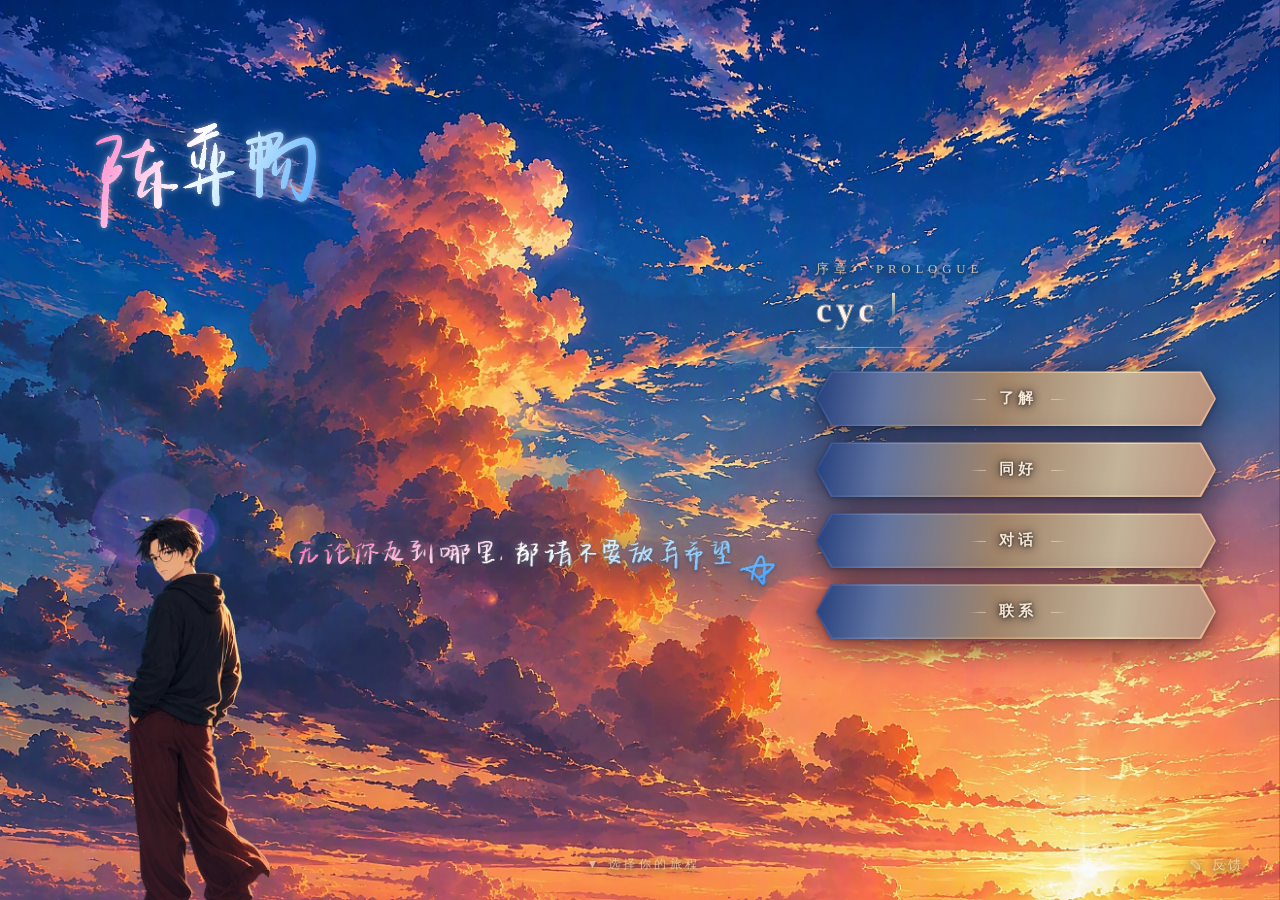
<file: index.html>
<!DOCTYPE html>
<html lang="zh-CN">
<head>
<meta charset="UTF-8">
<meta name="viewport" content="width=device-width, initial-scale=1.0">
<link rel="icon" href="data:,">
<title>cyc</title>
<style>
  /* ============================================================
     第一页 · 新海诚风格晚霞天空 + 左侧少年
     右侧空白区叠加：艺术字标题 + 四枚横向长六边形按钮
     · 标题：明朝体白色艺术字，加粗放大、带收尾竖笔与短金线
     · 按钮：了解 / 同好 / 对话 / 联系（无英文）
             高透明轻磨砂底（背景图透出，blur 1px）+ 深蓝→玫瑰金 渐变描边
     · 含悬浮 / 点按 / 键盘聚焦特效
     · 点击按钮播放剧情转场（黑幕 + 章节名），跳转到 VN 子页面
     ============================================================ */

  * { box-sizing: border-box; }

  html, body { height: 100%; }

  body {
    margin: 0;
    overflow: hidden;
    background: #16233d;
    color: #f2e8dc;
    font-family: system-ui, -apple-system, "Segoe UI", "Noto Sans SC", "PingFang SC", sans-serif;
  }

  .hero {
    position: relative;
    width: 100%;
    height: 100vh;
    height: 100dvh;
    overflow: hidden;
    background-color: #16233d;
  }

  /* ---------- 背景：晚霞 + 左侧少年（沿用原取景规则） ---------- */
  .hero-bg {
    position: absolute;
    inset: 0;
    background-color: #16233d;
    background-image: url("assets/hero-scene.webp");
    background-repeat: no-repeat;
    background-position: 50% 50%;
    background-size: cover;
    transform-origin: 50% 50%;
    will-change: transform;
    animation: hero-breathe 26s ease-in-out infinite alternate;
  }

  /* 竖屏：横向裁切很大，左移取景以留住左侧的少年 */
  @media (max-aspect-ratio: 1/1) {
    .hero-bg { background-position: 4% 50%; }
  }

  /* 超宽屏：垂直裁切很大，下移取景以留住到膝盖的构图 */
  @media (min-aspect-ratio: 21/9) {
    .hero-bg { background-position: 46% 78%; }
  }

  /* ---------- 右侧 UI 容器 ---------- */
  .hero-ui {
    position: absolute;
    z-index: 2;
    top: 50%;
    right: clamp(22px, 5vw, 88px);
    width: min(32vw, 400px);
    transform: translateY(-50%);
    display: flex;
    flex-direction: column;
    align-items: stretch;
  }

  /* ---------- 标题艺术字 ----------
     明朝体 + 暖金渐变 + 细描边 + 双层柔光；比按钮宽出一截，形成主导感 */
  .title {
    width: max-content;
    margin: 0 0 14px;
    white-space: nowrap;
    font-family: "Yu Mincho", "YuMincho", "Hiragino Mincho ProN", "Noto Serif JP",
                 "MS PMincho", "SimSun", "Songti SC", serif;
    font-weight: 700;
    font-size: clamp(23px, 2.75vw, 40px);
    line-height: 1.28;
    letter-spacing: .13em;
    background-image: linear-gradient(180deg,
      #ffffff 0%, #fffbf4 32%, #fdf1e6 64%, #f9e7e0 100%);
    -webkit-background-clip: text;
    background-clip: text;
    color: transparent;
    -webkit-text-stroke: .85px rgba(36, 26, 52, .5);
    filter: drop-shadow(0 3px 16px rgba(10, 8, 26, .74))
            drop-shadow(0 0 30px rgba(255, 203, 138, .46));
  }

  /* 收尾竖笔：标题末尾一枚向下渐隐的短金竖线（和风落款感） */
  .title::after {
    content: "";
    display: inline-block;
    width: 2.6px;
    height: .9em;
    margin-left: .38em;
    vertical-align: -.08em;
    background-image: linear-gradient(180deg,
      rgba(250, 228, 190, .95) 0%, rgba(250, 228, 190, .34) 62%, rgba(250, 228, 190, 0) 100%);
  }

  @supports not ((-webkit-background-clip: text) or (background-clip: text)) {
    .title { color: #f7d9ae; background-image: none; }
  }

  /* 标题下的短金线：自左向右渐隐 */
  .title-rule {
    display: block;
    width: 172px;
    height: 1px;
    margin: 0 0 clamp(18px, 2.6vh, 30px);
    background-image: linear-gradient(90deg,
      rgba(246, 214, 170, .82), rgba(246, 214, 170, .12) 78%, rgba(246, 214, 170, 0));
  }

  /* ---------- 手写签名 ----------
     用户手写「陈弈畅」抠出来的原字（去掉了格纸），上「粉 → 白 → 蓝」渐变 + 双层柔光；
     落在左上角少年头顶上方那片天空里，比标题更抢眼 */
  .sign {
    position: absolute;
    z-index: 2;
    left: clamp(20px, 5.6vw, 92px);
    top: clamp(44px, 11vh, 124px);
    width: clamp(160px, 21vw, 350px);
    height: auto;
    pointer-events: none;
    user-select: none;
    -webkit-user-drag: none;
    filter: drop-shadow(0 6px 20px rgba(8, 10, 30, .5));
    animation: sign-in 1.1s cubic-bezier(.2, .8, .3, 1) .5s backwards,
               sign-float 7.5s ease-in-out 2.4s infinite alternate;
  }
  @keyframes sign-in {
    from { opacity: 0; transform: translateY(16px) scale(.955); }
    to   { opacity: 1; transform: none; }
  }
  @keyframes sign-float {
    from { transform: translateY(0) rotate(-.35deg); }
    to   { transform: translateY(-8px) rotate(.35deg); }
  }

  /* ---------- 手写题字 ----------
     「无论你走到哪里，都请不要放弃希望」——同一支笔、同一套「粉 → 白 → 蓝」渐变，
     落在少年右手边那片天空里（大概和他的胸口齐平）
     2026-10-07 ①：按反馈放大（30vw→38vw，上限 460→600px）
     2026-10-07 ②：还是嫌小 —— 再放大到 44vw/640px、左移上移到 22%/58%；
       但 1024~1280 宽时「少年右缘 20.5% ～ 按钮列左缘」那条横带只有 42vw 左右，
       44vw 的尾巴会钻到按钮底下（1280 实测压 29px）。所以：
         · left: 22%  —— 少年右缘恒定在 ~20.5%，留一点缝
         · width 尽量大，再用 max-width 卡死在「按钮列左缘再退 24px」——
           公式里的 min(32vw,400px)/clamp(22px,5vw,88px) 必须和 .hero-ui 的
           width/right 保持一致（改按钮列布局时这里要跟着改）
         · 再加一层贴身暗描边：那一片是画面最亮的暖橙云，原来只有一层柔光，白字压上去会糊 */
  .wish {
    position: absolute;
    z-index: 2;
    left: 22%;
    top: 58%;
    width: clamp(240px, 44vw, 640px);
    max-width: calc(78vw - min(32vw, 400px) - clamp(22px, 5vw, 88px) - 24px);
    height: auto;
    pointer-events: none;
    user-select: none;
    -webkit-user-drag: none;
    filter: drop-shadow(0 1px 2px rgba(6, 8, 24, .85))
            drop-shadow(0 6px 18px rgba(8, 10, 30, .5));
    animation: sign-in 1.1s cubic-bezier(.2, .8, .3, 1) .95s backwards,
               sign-float 8.5s ease-in-out 2.9s infinite alternate;
  }

  /* ---------- 按钮列表 ---------- */
  .actions {
    display: flex;
    flex-direction: column;
    gap: clamp(13px, 1.8vh, 20px);
  }

  /* 横向较长六边形：左右切尖角 */
  @property --cut { syntax: "<length>"; inherits: true; initial-value: 15px; }

  .btn {
    --cut: 15px;
    --hex: polygon(var(--cut) 0, calc(100% - var(--cut)) 0, 100% 50%,
                   calc(100% - var(--cut)) 100%, var(--cut) 100%, 0 50%);
    position: relative;
    display: block;
    text-decoration: none;
    color: inherit;
    filter: drop-shadow(0 6px 16px rgba(6, 12, 32, .5))
            drop-shadow(0 1px 2px rgba(6, 12, 32, .38));
    transition: transform .26s cubic-bezier(.2, .8, .25, 1), filter .26s ease, --cut .3s ease;
    -webkit-tap-highlight-color: transparent;
  }

  /* 渐变描边层（深蓝 → 玫瑰金），描边略厚以强化质感 */
  .btn-box {
    display: block;
    padding: 1.6px;
    clip-path: var(--hex);
    background-image: linear-gradient(100deg,
      #2e4a8c 0%, #7a8dbc 9%, #c6a079 24%, #f3dcb6 40%,
      #e3a98a 55%, #a88bb0 72%, #3c55a2 100%);
    background-size: 190% 100%;
    background-position: 0% 0;
    transition: background-position .55s ease, filter .26s ease;
  }

  /* 高透明轻磨砂底：背景图透出，模糊极轻（blur 1px） */
  .btn-face {
    display: flex;
    align-items: center;
    justify-content: center;
    padding: clamp(11px, 1.7vh, 17px) 22px;
    clip-path: var(--hex);
    background-color: rgba(9, 20, 52, .2);
    -webkit-backdrop-filter: blur(1px) saturate(1.05);
    backdrop-filter: blur(1px) saturate(1.05);
    transition: background-color .26s ease;
  }

  /* 按钮文字：明朝体，左右各配一枚短金线 */
  .btn-label {
    display: block;
    text-align: center;
    font-family: "Yu Mincho", "YuMincho", "Hiragino Mincho ProN", "Noto Serif JP",
                 "MS PMincho", "SimSun", "Songti SC", serif;
    font-size: clamp(14px, 1.2vw, 17px);
    font-weight: 600;
    letter-spacing: .3em;
    text-indent: .3em;
    color: #f7ead6;
    text-shadow: 0 1px 10px rgba(4, 6, 18, .9), 0 0 3px rgba(4, 6, 18, .55);
    transition: color .26s ease, text-shadow .26s ease;
  }

  .btn-label::before,
  .btn-label::after {
    content: "";
    display: inline-block;
    width: 16px;
    height: 1px;
    vertical-align: middle;
    margin: 0 .85em;
    opacity: .5;
    transition: width .3s ease, opacity .3s ease;
  }
  .btn-label::before { background-image: linear-gradient(90deg, transparent, currentColor 62%, currentColor); }
  .btn-label::after  { background-image: linear-gradient(90deg, currentColor, currentColor 38%, transparent); }

  /* ---------- 悬浮（只做位移 / 描边流光 / 文字变化，不做反光） ---------- */
  .btn:hover {
    --cut: 22px;
    transform: translateY(-2px) scale(1.012);
    filter: drop-shadow(0 12px 26px rgba(6, 12, 32, .56)) brightness(1.08);
  }
  .btn:hover .btn-box { background-position: 100% 0; }
  .btn:hover .btn-face {
    background-color: rgba(255, 255, 255, .07);
  }
  .btn:hover .btn-label { color: #ffffff; }
  .btn:hover .btn-label::before,
  .btn:hover .btn-label::after {
    width: 24px;
    opacity: .9;
    animation: btn-shimmer 1.8s ease-in-out infinite;
  }

  /* ---------- 点按 ---------- */
  .btn:active {
    transform: translateY(0) scale(.982);
    filter: drop-shadow(0 3px 10px rgba(6, 12, 32, .5)) brightness(.94);
    transition-duration: .09s;
  }
  .btn:active .btn-face {
    background-color: rgba(255, 255, 255, .13);
  }

  /* ---------- 键盘聚焦 ---------- */
  .btn:focus-visible { outline: none; }
  .btn:focus-visible .btn-box { filter: brightness(1.18) saturate(1.08); }
  .btn:focus-visible .btn-face { box-shadow: inset 0 0 0 2px rgba(255, 216, 166, .85); }

  /* ---------- 窄屏 / 竖屏兜底：UI 收在画面上方 ----------
     竖屏取景下少年落在画面下方，UI 压住他会挡人，故改为顶部对齐 */
  @media (max-width: 860px), (max-aspect-ratio: 1/1) {
    .hero-ui {
      top: clamp(20px, 6vh, 60px);
      bottom: auto;
      right: clamp(18px, 5vw, 40px);
      left: clamp(18px, 5vw, 40px);
      width: auto;
      transform: none;
    }
    .title { width: max-content; font-size: clamp(18px, 6.2vw, 30px); margin-bottom: 12px; }
    .title-rule { width: 132px; margin-bottom: 18px; }
    .btn { --cut: 13px; }
    .btn-label { font-size: 14px; }
    /* 竖屏/窄屏：UI 已经占住上方，签名挪到右上角的空白天空里 */
    .sign {
      left: auto;
      right: clamp(18px, 5vw, 40px);
      top: clamp(24px, 4.6vh, 50px);
      width: clamp(118px, 33vw, 186px);
    }
    /* 竖屏/窄屏：取景左移后少年落在偏左，题字贴右侧天空，仍在他右手边；
       同上放大一档（42vw→48vw，上限 300→340px）；
       top 66%→74%：窄屏 UI 收在顶部成一条，小条底部约在 62~74vh，
       66% 时题字顶边会钻到小条底下（860×600 / 320×568 实测），下移一档让开；
       max-width 必须撤掉——桌面那条「卡按钮列左缘」的公式在这里会把窄屏卡得更窄 */
    .wish {
      left: auto;
      right: clamp(10px, 3.5vw, 24px);
      top: 74%;
      width: clamp(150px, 48vw, 340px);
      max-width: none;
    }
    /* 窄屏/竖屏：天气只留「城市 — 天气 温度」一行（详细项藏起来），
       并把这一行钻到顶部那条 UI 之上——这两条写在下面的窄屏块里，
       因为媒体查询不加权重，同权重得靠源码顺序才压得住上面的 .wx 定义 */
  }

  /* ---------- 极矮横屏（手机横放）：整页本来就挤不下，题字与天气小条先让位，别压在按钮上 ---------- */
  @media (max-height: 420px) {
    .wish { display: none; }
    .wx { display: none; }   /* 小条会把按钮列再顶高一截，这里的屏已经装不下 */
  }

  /* ---------- 无障碍：减少动态效果 ---------- */
  @media (prefers-reduced-motion: reduce) {
    .btn, .btn-box, .btn-face, .btn-label,
    .btn-label::before, .btn-label::after { transition: none; }
    .btn:hover { transform: none; --cut: 15px; }
    .hero-bg { animation: none; }
    .chapter, .title, .title-rule, .actions .btn, .hero-hint, .sign, .wish, .wx { animation: none !important; }
    .hero-hint span { animation: none; }
    .btn:hover .btn-label::before,
    .btn:hover .btn-label::after { animation: none; }
  }
  /* ---------- 序章标记 + 入口提示（VN 标题画面感） ---------- */
  .chapter {
    display: block;
    margin: 0 0 10px;
    font-family: "Yu Mincho", "YuMincho", "MS PMincho", "SimSun", serif;
    font-size: clamp(11px, 1vw, 13px);
    letter-spacing: .38em;
    color: rgba(246, 214, 170, .85);
    text-shadow: 0 2px 10px rgba(4, 6, 18, .85);
  }
  .hero-hint {
    position: absolute;
    z-index: 2;
    left: 0; right: 0;
    bottom: clamp(16px, 3vh, 30px);
    margin: 0;
    text-align: center;
    font-family: "Yu Mincho", "YuMincho", "MS PMincho", "SimSun", serif;
    font-size: 12px;
    letter-spacing: .28em;
    text-indent: .28em;
    color: rgba(246, 214, 170, .78);
    text-shadow: 0 2px 10px rgba(4, 6, 18, .9);
  }
  .hero-hint span { display: inline-block; animation: hint-pulse 2.4s ease-in-out infinite; }

  /* ---------- 天气：页面正上方一小行 ----------
     数据来自服务端 GET ?wx=1（Open-Meteo，公开信息）；函数没部署时脚本会直连
     Open-Meteo 兜底（见 assets/weather.js）；两条路都不通就整行不显示。
     2026-10-08 ③：反馈「不要把天气做成按钮」——原来是照抄按钮的切角六边形+渐变描边+
     磨砂底，确实像第五个按钮。改成**页面正上方的一行小字**：没有外框、没有底色、没有切角，
     只在字形上加一点暗描边，压在什么天色上都读得清。
     窄屏只留「城市 — 天气 温度」（详细项 .wx-sub 藏起来，见下面的窄屏块）。
     定位用 left/right:0 + text-align:center（不用 left:50% + translateX(-50%)，
     否则入场动画的 transform 会把水平居中覆盖掉）。 */
  .wx {
    position: absolute;
    z-index: 2;
    left: 0;
    right: 0;
    top: clamp(8px, 1.6vh, 18px);
    padding: 0 14px;
    text-align: center;
    pointer-events: none;
    user-select: none;
  }
  .wx[hidden] { display: none; }

  .wx-box { display: inline-block; max-width: 100%; }

  .wx-face {
    display: inline-flex;
    align-items: center;
    gap: .55em;
    font-family: "Yu Mincho", "YuMincho", "Hiragino Mincho ProN", "MS PMincho",
                 "SimSun", "Songti SC", serif;
    font-size: clamp(11px, 1vw, 13px);
    letter-spacing: .18em;
    color: rgba(247, 234, 214, .9);
    text-shadow: 0 1px 8px rgba(4, 6, 18, .92), 0 0 3px rgba(4, 6, 18, .6);
    white-space: nowrap;
  }

  .wx-line { display: inline-flex; align-items: center; gap: .5em; }
  .wx-city { font-weight: 600; }
  .wx-rule {
    width: 13px; height: 1px; flex: none;
    background-image: linear-gradient(90deg, rgba(246, 214, 170, .85), rgba(246, 214, 170, .15));
  }
  .wx-now { font-weight: 600; color: #f7ead6; }
  /* 详细项跟主行同排，前面再配一枚小短划当分隔 */
  .wx-sub { color: rgba(246, 214, 170, .62); }
  .wx-sub::before {
    content: "";
    display: inline-block;
    width: 13px; height: 1px;
    margin-right: .55em;
    vertical-align: middle;
    background-image: linear-gradient(90deg, rgba(246, 214, 170, .55), rgba(246, 214, 170, .12));
  }

  /* 入场：跟着签名/题字一起淡入上移 */
  .wx { animation: sign-in 1.1s cubic-bezier(.2, .8, .3, 1) 1.3s backwards; }

  /* ---------- 窄屏 / 竖屏的天气收尾（必须放在 .wx 定义之后） ----------
     媒体查询不加权重：同权重看源码顺序，写在上面会被上面的 .wx 顶掉（踩过）。
     ① 只留「城市 — 天气 温度」一行，详细项藏起来；
     ② 钻到顶部那条 UI 之上——窄屏 UI top 是 clamp(20px,6vh,60px)，这一行高 20px，
        top 取 clamp(4px,1.1vh,12px)：421px 高的窗口（最短的非隐藏档）也还留 1.7px 缝。 */
  @media (max-width: 860px), (max-aspect-ratio: 1/1) {
    .wx { top: clamp(4px, 1.1vh, 12px); }
    .wx-sub { display: none; }
  }

  /* 入场：标题 / 金线 / 按钮依次淡入上移 */
  @keyframes hero-up {
    from { opacity: 0; transform: translateY(16px); }
    to   { opacity: 1; transform: none; }
  }
  @keyframes hero-fade {
    from { opacity: 0; transform: translateY(12px); filter: blur(5px); }
    to   { opacity: 1; transform: none; filter: blur(0); }
  }
  @keyframes hero-rule-in {
    from { transform: scaleX(0); opacity: 0; }
    to   { transform: scaleX(1); opacity: 1; }
  }
  @keyframes hero-breathe { from { transform: scale(1); } to { transform: scale(1.03); } }
  @keyframes btn-shimmer { 0%, 100% { opacity: .55; } 50% { opacity: 1; } }
  @keyframes hint-pulse {
    0%, 100% { opacity: .45; transform: translateY(0); }
    50%      { opacity: .95; transform: translateY(-3px); }
  }
  .chapter  { animation: hero-fade .8s cubic-bezier(.2, .8, .3, 1) .15s backwards; }
  .title    { animation: hero-up .9s cubic-bezier(.2, .8, .3, 1) .3s backwards; }
  .title-rule { transform-origin: 0 50%; animation: hero-rule-in .8s ease-out .62s backwards; }
  .actions .btn { animation: hero-up .7s cubic-bezier(.2, .8, .3, 1) backwards; }
  .actions .btn:nth-child(1) { animation-delay: .78s; }
  .actions .btn:nth-child(2) { animation-delay: .9s; }
  .actions .btn:nth-child(3) { animation-delay: 1.02s; }
  .actions .btn:nth-child(4) { animation-delay: 1.14s; }
  .hero-hint { animation: hero-up .8s ease-out 1.5s backwards; }

  /* ---------- 剧情转场遮罩（VN 风格） ---------- */
  .vn-curtain {
    position: fixed;
    inset: 0;
    z-index: 9;
    display: flex;
    flex-direction: column;
    align-items: center;
    justify-content: center;
    background-color: #05070f;
    opacity: 0;
    pointer-events: none;
  }
  .vn-curtain.closing {
    pointer-events: auto;
    animation: vn-close .62s cubic-bezier(.5, 0, .9, .4) both;
  }
  @keyframes vn-close { from { opacity: 0; } to { opacity: 1; } }
  .vn-curtain .ct-chapter {
    font-family: "Yu Mincho", "YuMincho", "MS PMincho", "SimSun", serif;
    font-size: clamp(13px, 1.5vw, 16px);
    letter-spacing: .42em;
    text-indent: .42em;
    color: rgba(246, 214, 170, .9);
    opacity: 0;
  }
  .vn-curtain .ct-title {
    margin: 14px 0 0;
    font-family: "Yu Mincho", "YuMincho", "Hiragino Mincho ProN", "Noto Serif JP",
                 "MS PMincho", "SimSun", serif;
    font-weight: 700;
    font-size: clamp(26px, 4.4vw, 46px);
    letter-spacing: .18em;
    text-indent: .18em;
    color: #fdf6ec;
    opacity: 0;
  }
  .vn-curtain .ct-rule {
    width: 0;
    height: 1px;
    margin-top: 18px;
    background-image: linear-gradient(90deg,
      rgba(246, 214, 170, 0), rgba(246, 214, 170, .9) 50%, rgba(246, 214, 170, 0));
  }
  .vn-curtain.closing .ct-chapter { animation: vn-ct 2.2s ease-out .12s both; }
  .vn-curtain.closing .ct-title   { animation: vn-ct 2.2s ease-out .26s both; }
  .vn-curtain.closing .ct-rule    { animation: vn-ct-rule 1.6s ease-out .3s both; }
  @keyframes vn-ct {
    from { opacity: 0; transform: translateY(12px); filter: blur(5px); }
    45%  { opacity: 1; transform: none; filter: blur(0); }
    to   { opacity: 1; transform: none; filter: blur(0); }
  }
  @keyframes vn-ct-rule { from { width: 0; } to { width: 172px; } }
  @media (prefers-reduced-motion: reduce) {
    .vn-curtain.closing,
    .vn-curtain.closing .ct-chapter,
    .vn-curtain.closing .ct-title,
    .vn-curtain.closing .ct-rule { animation: none; }
  }
</style>
</head>
<body>
  <main class="hero">
    <div class="hero-bg" role="img"
         aria-label="新海诚风格晚霞天空，左侧一位戴眼镜的少年穿黑色卫衣与深红色宽松长裤，面朝夕阳回头站立"></div>

    <!-- 手写签名：粉 → 白 → 蓝渐变，落在少年头顶上方的天空里 -->
    <img class="sign" src="assets/signature.png" width="1049" height="573"
         alt="陈弈畅的手写签名" decoding="async">

    <!-- 手写题字：同款渐变，字更小，落在少年右手边 -->
    <img class="wish" src="assets/wish.png" width="1186" height="185"
         alt="无论你走到哪里，都请不要放弃希望" decoding="async">

    <div class="hero-ui">
      <span class="chapter">序章 · PROLOGUE</span>
      <h1 class="title">cyc</h1>
      <span class="title-rule" aria-hidden="true"></span>

      <nav class="actions" aria-label="页面导航">
        <a class="btn" href="about.html" onclick="VNgo('about.html','壹','了解');return false;">
          <span class="btn-box"><span class="btn-face">
            <span class="btn-label">了解</span>
          </span></span>
        </a>
        <a class="btn" href="friends.html" onclick="VNgo('friends.html','贰','同好');return false;">
          <span class="btn-box"><span class="btn-face">
            <span class="btn-label">同好</span>
          </span></span>
        </a>
        <a class="btn" href="chat.html" onclick="VNgo('chat.html','叁','对话');return false;">
          <span class="btn-box"><span class="btn-face">
            <span class="btn-label">对话</span>
          </span></span>
        </a>
        <a class="btn" href="contact.html" onclick="VNgo('contact.html','肆','联系');return false;">
          <span class="btn-box"><span class="btn-face">
            <span class="btn-label">联系</span>
          </span></span>
        </a>
      </nav>
    </div>

    <!-- 天气：页面正上方的一行小字（不是控件、更不是按钮）——脚本往里填字，
         拿不到数据时整行不显示（见 assets/weather.js） -->
    <div class="wx" id="vn-wx" hidden>
      <span class="wx-box"><span class="wx-face">
        <span class="wx-line">
          <span class="wx-city">深圳</span>
          <span class="wx-rule" aria-hidden="true"></span>
          <span class="wx-now"></span>
        </span>
        <span class="wx-sub"></span>
      </span></span>
    </div>

    <p class="hero-hint" aria-hidden="true"><span>▼ 选择你的旅程</span></p>
  </main>
  <div class="vn-curtain" aria-hidden="true">
    <span class="ct-chapter"></span>
    <p class="ct-title"></p>
    <span class="ct-rule"></span>
  </div>

  <script src="assets/vn.js"></script>
  <script src="assets/backend.js"></script>
<script src="assets/feedback.js" data-source="序章"></script>
  <script src="assets/weather.js" defer></script>
</body>
</html>
</file>
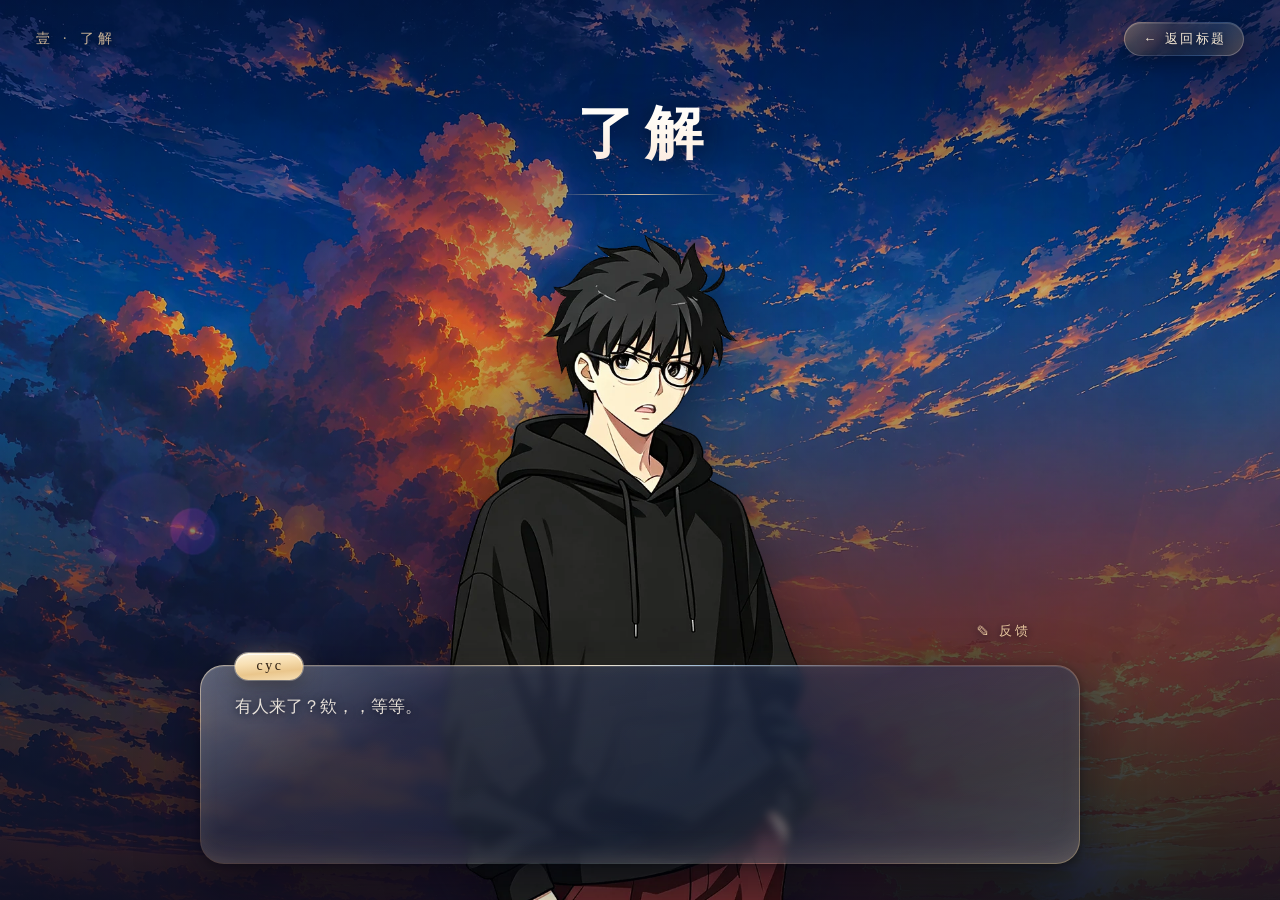
<file: about.html>
<!DOCTYPE html>
<html lang="zh-CN">
<head>
<meta charset="utf-8">
<meta name="viewport" content="width=device-width, initial-scale=1">
<title>壹 · 了解 | cyc</title>
<link rel="icon" href="data:,">
<link rel="stylesheet" href="assets/vn.css">
<style>
  /* 本页专属：晚霞 · 暖金时段 */
  .vn-bg {
    background-image: url("assets/sky-1.webp");
    --vn-bg-pos: 50% 58%;
    --vn-bg-filter: saturate(1.15) brightness(.94);
  }
</style>
</head>
<body data-avatar="calm">
<div class="vn-bg" role="img" aria-label="黄昏时分新海诚风格的天空，橙金色云层铺在宝石蓝的天幕上"></div>

<header class="vn-top">
  <span class="vn-chapter">壹 · 了解</span>
  <a class="vn-back" href="index.html"
     onclick="VNgo('index.html','序章','&quot;cyc&quot;');return false;">← 返回标题</a>
</header>

<section class="vn-scene">
  <h1 class="vn-title">了解</h1>
  <span class="vn-rule"></span>
</section>

<div class="vn-dialog">
  <span class="vn-name">cyc</span>
  <p class="vn-text" data-moods="surprise|smile|serious|think|smile|laugh|happy" data-lines="有人来了？欸，，等等。|你好。名字是陈弈畅，但你说话的时候还是叫我cyc吧。|我现在是学计算机的大学生。高中是镇海中学的，考到这个地方来是由于一些不想提起来的原因。|简单来说，我以前也不算是特别差的，但最后因为某些原因变成了不喜社交的失败高中生，还请见谅。现在在咬牙争取走回去的路上。别忘了提醒我努力哦。|现在是一名大一的新生，暂且还在认真学习基础知识。马上要开始第一个项目了，会跟进更新的。感兴趣的话欢迎交流。|爱好的话，是曼联球迷。真是糟心。偶尔看动漫。早期的动漫看得不多，型月算比较喜欢的了。当然热门的近代动漫我也看过不少。踢球踢的是前腰，盘带远射和任意球不算差但是跑不动。所以经常不受待见。网球打的也还不错。|总之，你可以和我的分身聊一聊哦。顺便说，对话以外内容都是我自己打的，立绘的形象则是ai根据照片画的。对你们的问题提及的内容我也都会补充知识，所以是越问越像本人哦。"></p>

  <div class="vn-reveal">
    <div class="vn-choices">
      <a class="vn-choice" href="chat.html"
         onclick="VNgo('chat.html','叁','对话');return false;">叁 · 对话 →</a>
      <a class="vn-choice" href="friends.html"
         onclick="VNgo('friends.html','贰','同好');return false;">贰 · 同好 →</a>
      <a class="vn-choice" href="contact.html"
         onclick="VNgo('contact.html','肆','联系');return false;">肆 · 联系 →</a>
    </div>
  </div>

  <span class="vn-next">▼ 继续</span>
</div>

<div class="vn-curtain">
  <span class="ct-chapter"></span>
  <p class="ct-title"></p>
  <span class="ct-rule"></span>
</div>

<script src="assets/vn.js"></script>
<script src="assets/avatar.js"></script>
<script src="assets/feedback.js" data-source="壹 · 了解"></script>
</body>
</html>
</file>
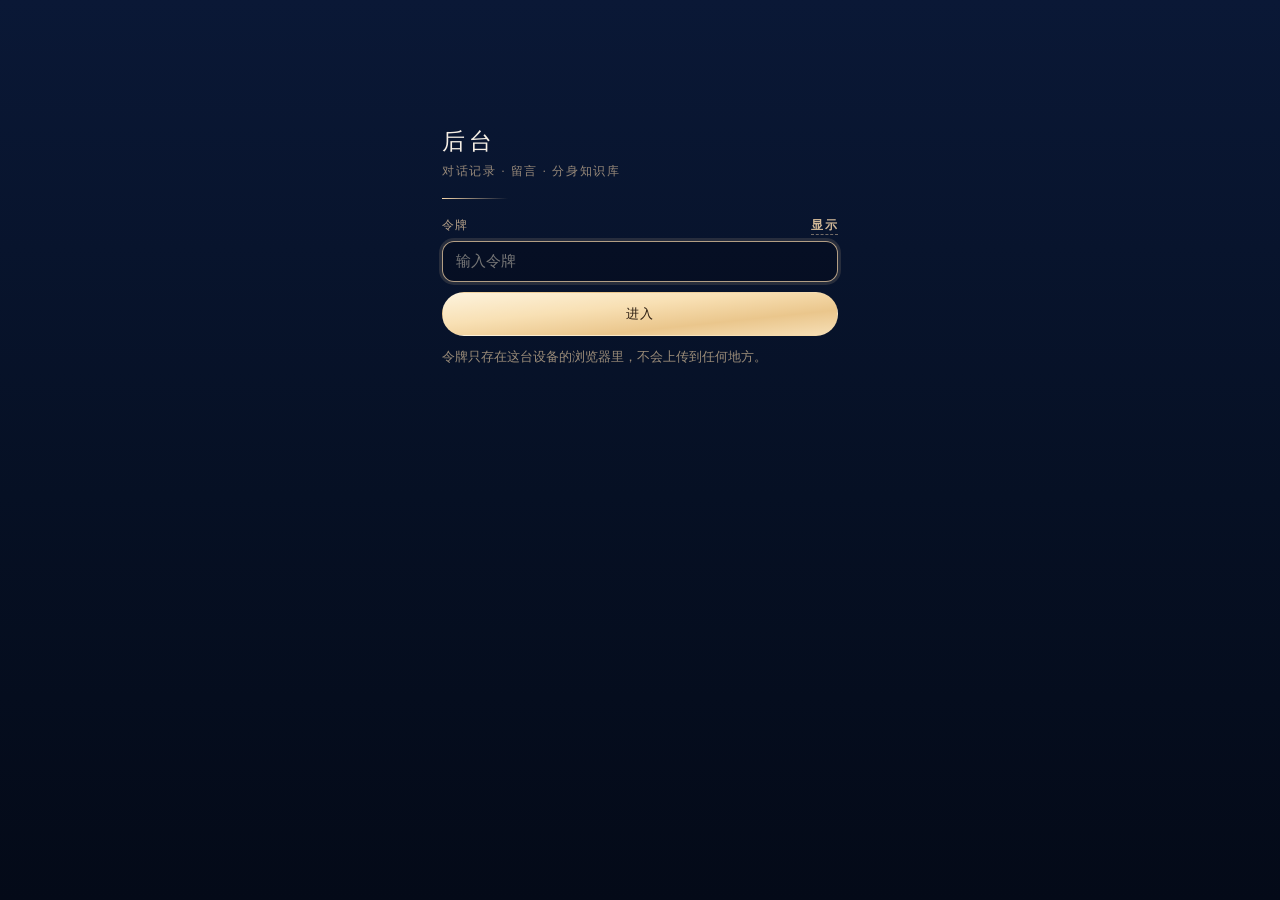
<file: admin.html>
<!DOCTYPE html>
<html lang="zh-CN">
<head>
<meta charset="utf-8">
<meta name="viewport" content="width=device-width, initial-scale=1, viewport-fit=cover">
<meta name="robots" content="noindex, nofollow">
<meta name="theme-color" content="#061024">
<title>后台 | cyc</title>
<link rel="icon" href="data:,">
<style>
  :root{
    --gold:#f6d6aa; --ink:#f5eee4; --line:rgba(246,214,170,.22);
    --pad:clamp(12px,4.2vw,22px); --tap:44px; --maxw:760px;
  }
  *{ box-sizing:border-box; }
  html{ -webkit-text-size-adjust:100%; }
  body{
    margin:0; min-height:100vh; color:var(--ink); font-size:15px;
    font-family:"Yu Mincho","YuMincho","Hiragino Mincho ProN","MS PMincho","SimSun",Georgia,serif;
    background-color:#061024;
    background-image:linear-gradient(180deg,#0a1836 0%,#061024 55%,#040a18 100%);
    background-attachment:fixed; -webkit-font-smoothing:antialiased;
    padding-bottom:calc(26px + env(safe-area-inset-bottom));
    overflow-wrap:break-word;
  }
  .col{ max-width:var(--maxw); margin:0 auto; padding:0 var(--pad); }

  /* ---------- 顶部（吸顶：标题 + 页签） ---------- */
  .top{
    position:sticky; top:0; z-index:9;
    background-color:rgba(6,16,36,.9);
    -webkit-backdrop-filter:blur(10px); backdrop-filter:blur(10px);
    border-bottom:1px solid var(--line);
  }
  .hdr{ display:flex; align-items:center; gap:10px; min-height:52px; padding-top:6px; }
  .hdr b{ font-size:17px; font-weight:400; letter-spacing:.16em; }
  .ver{ font-size:11px; letter-spacing:.08em; padding:2px 9px; border-radius:999px;
    border:1px solid var(--line); color:rgba(246,214,170,.62); white-space:nowrap; }
  .ver.new{ color:#a9e6b8; border-color:rgba(169,230,184,.42); }
  .ver.old{ color:#ffb39c; border-color:rgba(255,179,156,.42); }
  .hdr .sp{ flex:1; }
  .tabs{ display:grid; grid-template-columns:repeat(4,1fr); gap:5px; padding-bottom:8px; }
  .tabs button{
    min-height:var(--tap); padding:5px 4px; cursor:pointer; font:inherit; font-size:12.5px;
    letter-spacing:.06em; color:rgba(246,214,170,.72); background-color:transparent;
    border:1px solid transparent; border-radius:12px; transition:color .2s,border-color .2s,background-color .2s;
  }
  .tabs button.on{ color:#fff3dd; border-color:rgba(246,214,170,.5); background-color:rgba(18,30,64,.62); }
  .tabs button i{ font-style:normal; font-size:10.5px; letter-spacing:0; opacity:.75; margin-left:2px; }
  .tabs button.hot i{ color:#ffe6b8; opacity:1; }

  /* ---------- 按钮 ---------- */
  .btn{
    cursor:pointer; font:inherit; font-size:13px; letter-spacing:.08em;
    min-height:var(--tap); padding:9px 16px; color:rgba(246,214,170,.88);
    border:1px solid rgba(246,214,170,.34); border-radius:999px; background-color:transparent;
    transition:color .2s,border-color .2s,background-color .2s,opacity .2s;
  }
  .btn:hover{ color:#fff3dd; border-color:rgba(246,214,170,.72); background-color:rgba(18,30,64,.55); }
  .btn:disabled{ opacity:.45; cursor:progress; }
  .btn.primary{ color:#2a1c10; border-color:transparent;
    background-image:linear-gradient(174deg,#fdf3dd 0%,#f8e0b4 38%,#eac68c 70%,#f6dfb6 100%); }
  .btn.danger{ color:#ffc7b4; border-color:rgba(255,179,156,.42); }
  .btn.danger:hover{ color:#fff; border-color:rgba(255,179,156,.9); background-color:rgba(84,26,20,.5); }
  .btn.sm{ min-height:40px; padding:6px 13px; font-size:12px; }
  .acts{ display:grid; grid-template-columns:repeat(auto-fit,minmax(104px,1fr)); gap:8px; margin-top:10px; }
  .chips{ display:flex; flex-wrap:wrap; gap:8px; margin-top:10px; }
  .chip{ cursor:pointer; font:inherit; font-size:12.5px; line-height:1.5; max-width:100%;
    min-height:40px; padding:9px 14px; border-radius:999px; text-align:left;
    color:rgba(245,238,228,.9); background-color:rgba(9,20,52,.45);
    border:1px solid rgba(246,214,170,.26); }
  .chip.hot{ color:#fff3dd; border-color:rgba(246,214,170,.62); }
  .chip em{ font-style:normal; margin-left:6px; font-size:11px; color:rgba(246,214,170,.72); }

  /* ---------- 面板与卡片 ---------- */
  .panel{ margin-top:16px; border:1px solid transparent; border-radius:18px; padding:var(--pad);
    background-color:rgba(9,20,52,.5);
    background-image:linear-gradient(168deg,rgba(20,34,74,.6) 0%,rgba(9,16,40,.56) 62%,rgba(14,23,54,.6) 100%),
      linear-gradient(148deg,rgba(255,240,214,.46) 0%,rgba(246,214,170,.15) 26%,rgba(132,170,220,.15) 58%,rgba(246,214,170,.3) 100%);
    background-origin:padding-box,border-box; background-clip:padding-box,border-box;
    box-shadow:0 14px 40px rgba(4,6,18,.4),inset 0 1px 0 rgba(255,246,228,.09); }
  .card{ border:1px solid var(--line); border-radius:14px; padding:12px 13px;
    background-color:rgba(9,20,52,.42); margin-top:12px; }
  .card:first-child{ margin-top:0; }
  .card.unread{ border-color:rgba(246,214,170,.55); background-color:rgba(14,26,60,.6); }
  .ch{ display:flex; flex-wrap:wrap; gap:6px 10px; align-items:baseline;
    font-size:11.5px; letter-spacing:.06em; color:rgba(246,214,170,.56); margin-bottom:9px; }
  .ch .who{ color:rgba(246,214,170,.85); font-size:12.5px; letter-spacing:.1em; }
  .ch .dot{ width:7px; height:7px; border-radius:50%; background:#ffe6b8; display:inline-block; }
  .tx{ font-size:14px; line-height:1.85; word-break:break-word; }

  /* 气泡（沿用记录页的两色，对比度已验证） */
  .b{ padding:9px 13px; white-space:pre-wrap; word-break:break-word;
    font-size:14px; line-height:1.8; border:1px solid transparent; margin-top:7px; }
  .b.me{ color:#2a1c10; border-color:rgba(255,240,214,.85); border-radius:15px 15px 5px 15px;
    background-image:linear-gradient(168deg,#fdf3dd 0%,#f6dcae 48%,#e9c88f 100%);
    box-shadow:0 5px 16px rgba(4,6,18,.28),inset 0 1px 0 rgba(255,255,255,.6); }
  .b.clone{ color:rgba(245,238,228,.95); border-color:var(--line); border-radius:15px 15px 15px 5px;
    background-image:linear-gradient(162deg,rgba(24,38,82,.6) 0%,rgba(11,19,46,.56) 100%);
    box-shadow:0 5px 16px rgba(4,6,18,.28),inset 0 1px 0 rgba(255,246,228,.08); }
  .b.me .lb,.b.clone .lb{ display:block; font-size:10.5px; letter-spacing:.14em; opacity:.6; margin-bottom:3px; }

  .tm{ font-size:11px; letter-spacing:.08em; color:rgba(246,214,170,.44); }
  .tag{ display:inline-block; padding:2px 9px; border-radius:999px; font-size:11px; letter-spacing:.04em;
    color:rgba(246,214,170,.82); border:1px solid rgba(246,214,170,.3); }
  .dim{ opacity:.42; }
  .strike{ text-decoration:line-through; }
  .hint{ font-size:12.5px; line-height:1.85; color:rgba(246,214,170,.62); margin:10px 0 0; }
  .hint.err{ color:#ffb39c; }
  .hint.ok{ color:#a9e6b8; }
  .hint b{ font-weight:400; color:#ffe6bd; }
  h2{ font-size:12.5px; font-weight:400; letter-spacing:.2em; color:rgba(246,214,170,.7); margin:22px 0 4px; }
  h2:first-child{ margin-top:2px; }
  code{ font-family:Consolas,Menlo,monospace; font-size:12.5px; color:#ffe6bd; word-break:break-all; }

  /* 会话折叠 */
  details{ border-top:1px solid rgba(246,214,170,.14); padding-top:12px; margin-top:12px; }
  details:first-of-type{ border-top:0; margin-top:0; padding-top:0; }
  summary{ cursor:pointer; list-style:none; display:flex; flex-wrap:wrap; gap:8px; align-items:baseline;
    font-size:12.5px; color:rgba(246,214,170,.75); min-height:var(--tap); align-content:center; }
  summary::-webkit-details-marker{ display:none; }
  summary::before{ content:"\25b8"; color:rgba(246,214,170,.5); }
  details[open] summary::before{ content:"\25be"; }
  summary .sp{ flex:1; }
  .turn{ margin:14px 0 0; padding-top:4px; }

  /* 输入 */
  input,textarea,select{ font:inherit; font-size:15px; color:var(--ink);
    background-color:rgba(6,12,30,.6); border:1px solid rgba(246,214,170,.3);
    border-radius:12px; outline:none; padding:11px 13px; width:100%;
    transition:border-color .2s,box-shadow .2s; }
  input:focus,textarea:focus,select:focus{ border-color:rgba(246,214,170,.72); box-shadow:0 0 0 3px rgba(246,214,170,.13); }
  textarea{ min-height:88px; line-height:1.8; resize:vertical; }
  .srch{ margin:0 0 12px; border-radius:999px; }
  .field{ display:grid; gap:6px; margin-top:11px; }
  .field > span{ font-size:12px; letter-spacing:.12em; color:rgba(246,214,170,.72); }
  .ed{ margin-top:12px; padding:12px; border-radius:14px;
    border:1px solid rgba(246,214,170,.3); background-color:rgba(6,12,30,.55); }

  /* 门禁 */
  .gate{ max-width:440px; margin:0 auto; padding:14vh var(--pad) 0; }
  .gate h1{ margin:0 0 6px; font-size:23px; font-weight:400; letter-spacing:.16em; }
  .gate .sub{ margin:0 0 18px; font-size:12px; letter-spacing:.14em; color:rgba(246,214,170,.6); }
  .gate .rule{ display:block; width:66px; height:1px; margin:12px 0 18px;
    background-image:linear-gradient(90deg,var(--gold),transparent); }
  .gate .field > span{ display:flex; align-items:baseline; }
  .eye{ margin-left:auto; cursor:pointer; font-size:12px; letter-spacing:.12em;
    color:rgba(246,214,170,.85); border-bottom:1px dashed rgba(246,214,170,.45);
    -webkit-user-select:none; user-select:none; }
  .eye:active,.eye:focus-visible{ color:#ffe6bd; border-bottom-color:rgba(246,214,170,.9); outline:none; }

  /* 提示条 */
  .toast{ position:fixed; left:50%; transform:translateX(-50%);
    bottom:calc(14px + env(safe-area-inset-bottom)); z-index:30;
    width:min(92vw,520px); padding:11px 15px; border-radius:12px; font-size:13px; line-height:1.7;
    color:#f7efe3; background-color:rgba(12,22,50,.96); border:1px solid rgba(246,214,170,.36);
    box-shadow:0 12px 34px rgba(0,0,0,.5); }
  .toast.ok{ border-color:rgba(169,230,184,.5); }
  .toast.err{ border-color:rgba(255,179,156,.55); }
  .foot{ margin:26px 0 0; font-size:12px; letter-spacing:.08em; color:rgba(246,214,170,.45); }
  .foot a{ color:rgba(246,214,170,.7); text-decoration:none; }
  .foot a:hover{ color:#fff3dd; }
  .empty{ padding:22px 0; font-size:13.5px; line-height:1.95; color:rgba(246,214,170,.6); }
  @media (prefers-reduced-motion: reduce){ *{ transition:none !important; } }
</style>
</head>
<body>

<!-- ============ 令牌门禁 ============ -->
<div class="gate" id="gate">
  <h1>后台</h1>
  <p class="sub">对话记录 · 留言 · 分身知识库</p>
  <span class="rule"></span>
  <div class="field">
    <span>令牌<b class="eye" id="eye" role="button" tabindex="0" aria-pressed="false">显示</b></span>
    <input id="tk" type="password" placeholder="输入令牌" autocomplete="off" autocapitalize="off" autocorrect="off" spellcheck="false" enterkeyhint="go">
  </div>
  <div class="acts">
    <button class="btn primary" id="go" type="button">进入</button>
    <button class="btn sm" id="clrG" type="button" hidden>清除重输</button>
  </div>
  <p class="hint" id="gst">令牌只存在这台设备的浏览器里，不会上传到任何地方。</p>
</div>

<!-- ============ 主界面 ============ -->
<div id="app" hidden>
  <div class="top">
    <div class="col">
      <div class="hdr">
        <b>后台</b>
        <span class="ver" id="ver">…</span>
        <span class="sp"></span>
        <button class="btn sm" id="rf" type="button">刷新</button>
        <button class="btn sm" id="clr" type="button">清除重输</button>
      </div>
      <div class="tabs" id="tabs">
        <button type="button" data-tab="cand" class="on">待审<i id="n-cand">—</i></button>
        <button type="button" data-tab="log">记录<i id="n-log">—</i></button>
        <button type="button" data-tab="msg">留言<i id="n-msg">—</i></button>
        <button type="button" data-tab="kb">知识库<i id="n-kb">—</i></button>
      </div>
    </div>
  </div>

  <div class="col">
    <div class="panel" id="v-cand"></div>
    <div class="panel" id="v-log" hidden></div>
    <div class="panel" id="v-msg" hidden></div>
    <div class="panel" id="v-kb" hidden></div>
    <p class="foot">
      <a href="index.html">主页</a> ·
      <a href="chat.html">对话</a> ·
      改这里 = 训练分身（最多 60 秒生效，不用重新部署）
    </p>
  </div>
</div>

<div class="toast" id="toast" hidden></div>

<script src="assets/backend.js"></script>
<script>
(function () {
  "use strict";

  /* ================= 配置 ================= */
  var SB_URL = "https://zhklmnxtdzhkouwfyghr.supabase.co";
  var SB_KEY = "eyJhbGciOiJIUzI1NiIsInR5cCI6IkpXVCJ9.eyJpc3MiOiJzdXBhYmFzZSIsInJlZiI6Inpoa2xtbnh0ZHpoa291d2Z5Z2hyIiwicm9sZSI6ImFub24iLCJpYXQiOjE3OTEzNDQxODEsImV4cCI6MjEwNjkyMDE4MX0.9Iryd1HWZrPr8OkWclPpipi-PYlWzj9ORCInRSvjh20";
  var FN_URL = SB_URL + "/functions/v1/vn_clone";
  /* 走 assets/backend.js 的入口选择 + 故障转移（中转/直连自动挑一个通的）；
     万一这页没引到 backend.js，就退回原来的直连写法。 */
  var API = (window.VNB && window.VNB.fetch) ? window.VNB.fetch : function (path, opts) {
    return fetch(SB_URL + path, opts);
  };
  var TKEY = "vn_logs_token";              /* 与旧的 logs.html 共用一个令牌，换过去不用重新输入 */
  var H = { apikey: SB_KEY, Authorization: "Bearer " + SB_KEY, "Content-Type": "application/json" };
  var KB_TABLE = { faq: "clone_faq", persona: "clone_persona" };
  var KB_NAME = { fact: "资料", voice: "口吻", rule: "规矩", opening: "开场白", suggestion: "快捷提问" };
  var FN_HINT = "这个操作要新版函数：Supabase → Edge Functions → vn_clone → 粘贴 supabase/functions/vn-clone/index.ts 全文 → Deploy（一次就够）。";
  var SQL_HINT = "审核函数还没建：去 Supabase → SQL Editor 跑一遍 supabase/knowledge_review.sql，跑完刷新本页。";

  /* ================= 工具箱 ================= */
  function $(id) { return document.getElementById(id); }
  function el(tag, cls, txt) {
    var d = document.createElement(tag);
    if (cls) d.className = cls;
    if (txt != null) d.textContent = txt;
    return d;
  }
  function token() { try { return localStorage.getItem(TKEY) || ""; } catch (e) { return ""; } }
  function setToken(v) {
    try { if (v) localStorage.setItem(TKEY, v); else localStorage.removeItem(TKEY); } catch (e) {}
  }
  /* ---------------- 令牌「洗净」 ----------------
     手机中文输入法开着「全角」时，打 abc123 实际会得到 ａｂｃ１２３
     （全角字母/数字）。密码框里全是圆点，肉眼完全看不出差别，但 md5 天差地别
     → 数据库只会回一句「令牌不对」。提交前统一洗净：
     去零宽字符 → 全角字母数字转半角 → 全角空格转半角 → 去首尾空白 → 统一小写。
     （令牌本身全小写，顺手把手机自动大写的 C 也救回来。） */
  function normTok(v) {
    return String(v == null ? "" : v)
      .replace(/[\u200B-\u200D\u2060\uFEFF]/g, "")
      .replace(/[\uFF01-\uFF5E]/g, function (c) {
        return String.fromCharCode(c.charCodeAt(0) - 0xFEE0);
      })
      .replace(/\u3000/g, " ")
      .trim()
      .toLowerCase();
  }
  /* 输入串体检：逐个点出非 ASCII 字符，一眼看穿全角 / 零宽 / 隐藏符号 */
  function tokReport(raw, norm) {
    var bad = [];
    for (var i = 0; i < raw.length; i++) {
      var c = raw.charCodeAt(i);
      if (c < 33 || c > 126) bad.push("第" + (i + 1) + "位=U+" + c.toString(16).toUpperCase());
    }
    return "（框里 " + raw.length + " 位 → 洗净后 " + norm.length + " 位；实际发给数据库 " +
      token().length + " 位；" +
      (bad.length ? "可疑字符：" + bad.join("、") : "没有非 ASCII 字符") + "）";
  }
  var lastRaw = "";
  function pad(n) { return (n < 10 ? "0" : "") + n; }
  function fmt(ts) {
    var d = new Date(ts);
    if (!d || isNaN(d.getTime())) return "—";
    return (d.getMonth() + 1) + "/" + d.getDate() + " " + pad(d.getHours()) + ":" + pad(d.getMinutes());
  }
  function fmtFull(ts) {
    var d = new Date(ts);
    if (!d || isNaN(d.getTime())) return "—";
    return d.getFullYear() + "-" + pad(d.getMonth() + 1) + "-" + pad(d.getDate()) + " " +
      pad(d.getHours()) + ":" + pad(d.getMinutes());
  }
  function norm(q) {
    return String(q || "").replace(/[\s\u3000]+/g, "")
      .replace(/[，。！？、,.!?~～…；;：:""''「」（）()【】\[\]—-]+/g, "").toLowerCase();
  }
  /* page 字段可能是一整条路径 → 只留最后一段，别把版面撑破 */
  function pg(p) {
    var s = String(p || "");
    if (!s) return "";
    s = s.replace(/[?#].*$/, "").replace(/\\/g, "/").replace(/\/+$/, "");
    var seg = s.split("/").pop() || s;
    return seg.length > 24 ? seg.slice(0, 24) + "…" : seg;
  }
  var toastT = 0;
  function toast(msg, kind) {
    var t = $("toast");
    t.textContent = msg || "";
    t.className = "toast" + (kind ? " " + kind : "");
    t.hidden = false;
    clearTimeout(toastT);
    toastT = setTimeout(function () { t.hidden = true; }, kind === "err" ? 7000 : 2600);
  }
  function busy(node, on) {
    var bs = node.querySelectorAll("button");
    for (var i = 0; i < bs.length; i++) bs[i].disabled = !!on;
  }
  function isMissingFn(m) {
    return /messages|Edge Function|404|400|503|Failed to fetch|NetworkError/i.test(String(m || ""));
  }

  /* ================= 数据通道 ================= */
  /* 读：走数据库 RPC（令牌校验在数据库里） */
  async function rpc(name, body) {
    var r = await API("/rest/v1/rpc/" + name,
      { method: "POST", headers: H, body: JSON.stringify(body) });
    var t = await r.text();
    if (!r.ok) throw new Error(t.slice(0, 300) || ("HTTP " + r.status));
    try { return JSON.parse(t || "null"); } catch (e) { return null; }
  }
  /* 写 / 删 / 看留言：走 Edge Function 的 admin 动作（service role） */
  async function admin(op, extra) {
    var body = { action: "admin", token: token(), op: op };
    if (extra) for (var k in extra) body[k] = extra[k];
    var r = await API("/functions/v1/vn_clone", { method: "POST", headers: H, body: JSON.stringify(body) });
    var t = await r.text();
    var j = null;
    try { j = JSON.parse(t || "null"); } catch (e) {}
    if (!r.ok || !j || j.ok === false) {
      var msg = (j && j.error) || t.slice(0, 200) || ("HTTP " + r.status);
      var e2 = new Error(msg);
      if (!j || !j.error || /messages|HTTP 400|HTTP 404|HTTP 503/i.test(msg)) e2.fnOld = true;
      throw e2;
    }
    return j;
  }

  /* ================= 状态 ================= */
  var S = { rows: [], kb: null, msgs: null, fn: 0, tab: "cand", q: "" };

  function diag(e) {
    var m = String((e && e.message) || e);
    if (/BAD_TOKEN/i.test(m)) return "令牌不对 —— 数据库不认这串" + tokReport(lastRaw, normTok(lastRaw)) + "。";
    if (e && e.fnOld) return FN_HINT;
    if (/PGRST202|Could not find the function|schema cache|does not exist/i.test(m)) return SQL_HINT;
    return "出错了：" + m;
  }

  /* ================= 分组：把一行行记录拼成「一轮问答」 ================= */
  function group(rows) {
    var m = {};
    rows.forEach(function (r) { (m[r.session_id] = m[r.session_id] || []).push(r); });
    var out = [];
    Object.keys(m).forEach(function (id) {
      var list = m[id].slice().sort(function (a, b) { return new Date(a.created_at) - new Date(b.created_at); });
      var turns = [], cur = null;
      list.forEach(function (r) {
        if (r.role === "me") {
          cur = { q: r.content, qt: r.created_at, a: "", at: "", qid: r.id, ids: [r.id], row: r };
          turns.push(cur);
        } else if (r.role === "clone") {
          if (cur && !cur.a) {
            cur.a = r.content; cur.at = r.created_at; cur.ids.push(r.id); cur.arow = r;
          } else {
            turns.push({ q: "", qt: r.created_at, a: r.content, at: r.created_at, ids: [r.id], arow: r });
          }
        }
      });
      out.push({ id: id, page: (list[0] || {}).page || "", turns: turns,
        last: (list[list.length - 1] || {}).created_at });
    });
    out.sort(function (a, b) { return new Date(b.last) - new Date(a.last); });
    return out;
  }
  function flatTurns() {
    var out = [];
    group(S.rows).forEach(function (s) {
      s.turns.forEach(function (t) { out.push({ t: t, page: s.page }); });
    });
    return out;
  }
  function rowMap() {
    var m = {};
    S.rows.forEach(function (r) { m[r.id] = r; });
    return m;
  }
  /* 待审 = 有问有答、还没处理过的轮次；同一问句只留最新一条 */
  function candidates() {
    var map = rowMap(), seen = {}, out = [];
    flatTurns().filter(function (o) { return o.t.q && o.t.a && o.t.qid != null; })
      .sort(function (a, b) { return new Date(b.t.qt) - new Date(a.t.qt); })
      .forEach(function (o) {
        var hit = map[o.t.qid] || {};
        if (hit.reviewed) return;
        var k = norm(o.t.q) || o.t.q;
        if (seen[k]) return;
        seen[k] = 1;
        out.push(o);
      });
    return out.slice(0, 40);
  }

  /* ================= 一轮对话的卡片（待审 / 记录 共用） ================= */
  function turnCard(o, opts) {
    var t = o.t;
    var card = el("div", "card");
    var hd = el("div", "ch");
    hd.appendChild(el("span", "tm", fmt(t.qt) + (o.page ? " · " + pg(o.page) : "")));
    var hit = rowMap()[t.qid] || {};
    if (hit.promoted_table) hd.appendChild(el("span", "tag", "已收录"));
    else if (hit.reviewed) hd.appendChild(el("span", "tag", "已跳过"));
    hd.appendChild(el("span", "sp"));
    card.appendChild(hd);

    if (t.q) {
      var bq = el("div", "b me");
      bq.appendChild(el("span", "lb", "访客"));
      bq.appendChild(document.createTextNode(t.q));
      card.appendChild(bq);
    }
    if (t.a) {
      var ba = el("div", "b clone");
      ba.appendChild(el("span", "lb", "分身"));
      ba.appendChild(document.createTextNode(t.a));
      card.appendChild(ba);
    }

    var ed = el("div", "ed");
    ed.hidden = true;
    card.appendChild(ed);

    var acts = el("div", "acts");
    var bFaq = el("button", "btn sm", "收录为问答");
    var bPer = el("button", "btn sm", "收录为资料");
    var bDel = el("button", "btn sm danger", "删掉这轮");
    [bFaq, bPer, bDel].forEach(function (b) { b.type = "button"; acts.appendChild(b); });
    if (opts && opts.skip) {
      var bSkip = el("button", "btn sm", "跳过");
      bSkip.type = "button";
      bSkip.addEventListener("click", function () {
        act(card, function () { return rpc("promote_knowledge", { p_token: token(), p_target: "skip", p_log_id: t.qid }); },
          "已跳过这轮。");
      });
      acts.appendChild(bSkip);
    }
    card.appendChild(acts);

    bFaq.addEventListener("click", function () { editor(card, ed, { mode: "faq", turn: t }); });
    bPer.addEventListener("click", function () { editor(card, ed, { mode: "persona", turn: t }); });
    bDel.addEventListener("click", function () {
      var n = t.ids.length;
      if (!confirm("删掉这轮对话记录？（" + n + " 行，删了不可恢复）")) return;
      act(card, function () { return admin("log_delete", { ids: t.ids }); }, "已删掉这轮记录。");
    });
    return card;
  }

  /* 收录 / 保存 / 删除 的统一包装：禁用按钮 → 跑 → 刷新 → 提示 */
  function act(node, fn, okMsg) {
    busy(node, true);
    toast("处理中……");
    fn().then(function () {
      toast(okMsg, "ok");
      return reload();
    }).catch(function (e) {
      busy(node, false);
      toast(diag(e), "err");
    });
  }

  /* ================= 编辑器：收录一轮 / 改一条 / 新增一条 ================= */
  function txt(cls, val) {
    var t = document.createElement("textarea");
    if (cls) t.className = cls;
    t.value = val || "";
    return t;
  }
  function input(cls, val) {
    var i = document.createElement("input");
    i.type = "text";
    if (cls) i.className = cls;
    i.value = val || "";
    return i;
  }
  function field(label, node) {
    var d = el("div", "field");
    d.appendChild(el("span", null, label));
    d.appendChild(node);
    return d;
  }
  function keySelect(val) {
    var s = document.createElement("select");
    ["fact", "voice", "rule", "opening", "suggestion"].forEach(function (k) {
      var o = document.createElement("option");
      o.value = k;
      o.textContent = KB_NAME[k] + " —— " + { fact: "关于我的事实", voice: "我怎么说话", rule: "边界 / 禁忌",
        opening: "进对话页看到的第一句", suggestion: "快捷提问按钮" }[k];
      s.appendChild(o);
    });
    s.value = val || "fact";
    return s;
  }
  /* opt: { mode:"faq"|"persona", turn?, row?, add? } */
  function editor(card, ed, opt) {
    var faq = opt.mode === "faq";
    var isAdd = !!opt.add;
    ed.textContent = "";
    ed.hidden = false;

    var src = opt.row || {};
    var qI = input(null, isAdd ? "" : (src.question || (opt.turn && opt.turn.q) || ""));
    var aT = txt(null, isAdd ? "" : (src.answer || (opt.turn && opt.turn.a) || ""));
    var kS = keySelect(src.key || "fact");
    var cT = txt(null, isAdd ? "" : (src.content || (opt.turn && opt.turn.a) || ""));
    var sI = document.createElement("input");
    sI.type = "number";
    sI.inputMode = "numeric";
    sI.value = String(isAdd ? 100 : (src.sort != null ? src.sort : 100));

    if (faq) {
      ed.appendChild(field("访客可能怎么问", qI));
      ed.appendChild(field("照这个答", aT));
    } else {
      ed.appendChild(field("放进哪一类", kS));
      ed.appendChild(field("内容", cT));
    }
    ed.appendChild(field("排序（小的在前）", sI));
    ed.appendChild(el("p", "hint", faq
      ? "问句写成访客真会用的说法就行，不用和刚才一模一样；答案里的事实别改。"
      : "资料 = 关于你的事实；口吻 = 你说话的方式；规矩 = 不能说什么；开场白 / 快捷提问只在对话页用。"));

    var save = el("button", "btn sm primary", isAdd ? "新增并生效" : "保存并生效");
    var cancel = el("button", "btn sm", "取消");
    save.type = "button"; cancel.type = "button";
    var acts = el("div", "acts");
    acts.appendChild(save); acts.appendChild(cancel);
    ed.appendChild(acts);

    cancel.addEventListener("click", function () { ed.hidden = true; ed.textContent = ""; });
    save.addEventListener("click", function () {
      var sort = parseInt(sI.value, 10);
      if (isNaN(sort)) sort = 100;
      var call;
      if (opt.row) {                                   /* 改已有的那条 */
        call = function () {
          return admin("kb_update", faq
            ? { target: KB_TABLE.faq, id: opt.row.id, question: qI.value, answer: aT.value, sort: sort }
            : { target: KB_TABLE.persona, id: opt.row.id, key: kS.value, content: cT.value, sort: sort });
        };
      } else {                                          /* 收录一轮 / 凭空新增 */
        var body = { p_token: token(), p_target: faq ? "faq" : "persona", p_sort: sort };
        if (faq) { body.p_question = qI.value; body.p_answer = aT.value; }
        else { body.p_key = kS.value; body.p_content = cT.value; }
        if (opt.turn && opt.turn.qid != null) body.p_log_id = opt.turn.qid;
        call = function () { return rpc("promote_knowledge", body); };
      }
      act(card, call, (faq ? "已存进「问答」" : "已存进「" + KB_NAME[kS.value] + "」") + " —— 最多 60 秒后分身就用上。");
    });
  }

  /* ================= 视图 ①：待审 ================= */
  /* 高频问题：同一句（去标点后）出现几次 —— 点一下就去「记录」里搜它 */
  function hotQuestions() {
    var n = {}, rep = {};
    S.rows.forEach(function (r) {
      if (r.role !== "me") return;
      var k = norm(r.content) || r.content;
      n[k] = (n[k] || 0) + 1;
      if (!rep[k]) rep[k] = r.content;
    });
    return Object.keys(n).map(function (k) { return { n: n[k], t: rep[k] }; })
      .sort(function (a, b) { return b.n - a.n; }).slice(0, 8);
  }

  function viewCand() {
    var v = $("v-cand");
    v.textContent = "";
    v.appendChild(el("h2", null, "待你审核的对话"));
    v.appendChild(el("p", "hint",
      "下面这些轮次还没处理。点「收录为问答」或「收录为资料」→ 改好措辞 → 保存；不想要的点「跳过」或「删掉这轮」。只有你保存了才会生效 —— 分身不会自己学。"));

    var hot = hotQuestions();
    if (hot.length) {
      v.appendChild(el("h2", null, "访客最常问的"));
      var chips = el("div", "chips");
      hot.forEach(function (o) {
        var c = el("button", "chip" + (o.n > 1 ? " hot" : ""), o.t);
        c.type = "button";
        if (o.n > 1) c.appendChild(el("em", null, "×" + o.n));
        c.addEventListener("click", function () { S.q = o.t; setTab("log"); });
        chips.appendChild(c);
      });
      v.appendChild(chips);
    }

    var list = candidates();
    if (!list.length) {
      v.appendChild(el("p", "empty", S.rows.length
        ? "没有待审的轮次了 —— 都处理过了。去「对话」页再聊两句，或看「记录」页。"
        : "还没有记录。先去「对话」页聊两句再回来刷新。"));
      return;
    }
    v.appendChild(el("h2", null, "待审轮次 " + list.length + " 条"));
    list.forEach(function (o) { v.appendChild(turnCard(o, { skip: true })); });
  }

  /* 全部记录导出成纯文本（粘给自己 / 存档用） */
  function allText() {
    var buf = [];
    group(S.rows).forEach(function (s) {
      buf.push("===== " + fmt(s.last) + (s.page ? " · " + pg(s.page) : "") + " =====");
      s.turns.forEach(function (t) {
        if (t.q) buf.push("【" + fmt(t.qt) + "】访客：" + t.q);
        if (t.a) buf.push("分身：" + t.a);
      });
      buf.push("");
    });
    return buf.join("\n");
  }
  function copyAll() {
    var t = allText();
    var done = function () { toast("已复制 " + t.length + " 字到剪贴板。", "ok"); };
    var legacy = function () {
      var ta = el("textarea");
      ta.value = t;
      ta.style.position = "fixed";
      ta.style.opacity = "0";
      document.body.appendChild(ta);
      ta.select();
      var ok = false;
      try { ok = document.execCommand("copy"); } catch (e) { ok = false; }
      document.body.removeChild(ta);
      if (ok) done(); else toast("这个浏览器不给复制权限 —— 可以先全选再长按复制。", "err");
    };
    if (navigator.clipboard && navigator.clipboard.writeText) {
      navigator.clipboard.writeText(t).then(done, legacy);
      return;
    }
    legacy();
  }

  /* ================= 视图 ②：记录 ================= */
  function viewLog() {
    var v = $("v-log");
    v.textContent = "";
    var all = flatTurns().filter(function (o) { return o.t.q || o.t.a; });
    var q = S.q.trim().toLowerCase();
    var flt = all.filter(function (o) {
      if (!q) return true;
      return (o.t.q + " " + o.t.a + " " + (o.page || "")).toLowerCase().indexOf(q) >= 0;
    }).sort(function (a, b) { return new Date(b.t.qt) - new Date(a.t.qt); });

    var box = el("input", "srch");
    box.type = "search";
    box.placeholder = "搜内容 / 来源页面…";
    box.value = S.q;
    box.setAttribute("enterkeyhint", "search");
    box.addEventListener("input", function () {
      S.q = box.value;
      var pos = box.selectionStart;
      viewLog();
      var nb = $("v-log").querySelector("input.srch");
      if (nb) { nb.value = S.q; try { nb.focus(); nb.setSelectionRange(pos, pos); } catch (e) {} }
    });
    v.appendChild(box);

    var sess = group(S.rows);
    v.appendChild(el("p", "hint", "共 " + sess.length + " 段会话 / " + all.length + " 轮问答" +
      (q ? "，筛出 " + flt.length + " 轮" : "") + "。每轮都能收录进分身，或直接删掉。"));

    var bar = el("div", "acts");
    var bCopy = el("button", "btn sm", "复制全部记录");
    bCopy.type = "button";
    bar.appendChild(bCopy);
    v.appendChild(bar);
    bCopy.addEventListener("click", copyAll);

    if (!flt.length) {
      v.appendChild(el("p", "empty", q ? "没有匹配的轮次。" : "还没有记录 —— 先去「对话」页聊两句。"));
      return;
    }
    flt.forEach(function (o) { v.appendChild(turnCard(o, { skip: false })); });
  }

  /* ================= 视图 ③：留言 ================= */
  function viewMsg() {
    var v = $("v-msg");
    v.textContent = "";
    v.appendChild(el("h2", null, "访客留言"));
    if (S.fn < 2) {
      v.appendChild(el("p", "hint err", FN_HINT));
      v.appendChild(el("p", "hint", "留言表开着行级安全：匿名只能写、读不到。所以看留言必须经过新版函数（用 service role key 读）。部署完刷新这一页就行。"));
      return;
    }
    if (S.msgs === null) { v.appendChild(el("p", "hint", "读取中……")); return; }
    if (!S.msgs.length) { v.appendChild(el("p", "empty", "还没有人留言。")); return; }
    var unread = S.msgs.filter(function (m) { return !m.is_read; }).length;
    v.appendChild(el("p", "hint", "共 " + S.msgs.length + " 条" + (unread ? "，其中 " + unread + " 条未读" : "，都读过了") + "。"));

    S.msgs.forEach(function (m) {
      var card = el("div", "card" + (m.is_read ? "" : " unread"));
      var hd = el("div", "ch");
      if (!m.is_read) hd.appendChild(el("span", "dot"));
      hd.appendChild(el("span", "who", m.name || "匿名"));
      hd.appendChild(el("span", "tm", fmtFull(m.created_at)));
      if (m.source) hd.appendChild(el("span", "tag", pg(m.source)));
      card.appendChild(hd);
      card.appendChild(el("div", "tx", m.message || ""));

      var acts = el("div", "acts");
      var bRead = el("button", "btn sm", m.is_read ? "标为未读" : "标为已读");
      var bDel = el("button", "btn sm danger", "删除");
      bRead.type = "button"; bDel.type = "button";
      acts.appendChild(bRead); acts.appendChild(bDel);
      card.appendChild(acts);

      bRead.addEventListener("click", function () {
        act(card, function () { return admin("feedback_read", { ids: [m.id], read: !m.is_read }); },
          m.is_read ? "已标为未读。" : "已标为已读。");
      });
      bDel.addEventListener("click", function () {
        if (!confirm("删掉这条留言？删了不可恢复。")) return;
        act(card, function () { return admin("feedback_delete", { ids: [m.id] }); }, "已删除。");
      });
      v.appendChild(card);
    });
  }

  /* ================= 视图 ④：知识库 ================= */
  function kbRow(o) {
    var card = el("div", "card");
    var hd = el("div", "ch");
    hd.appendChild(el("span", "tag", o.tag));
    hd.appendChild(el("span", "tm", "#" + o.id + " · 排序 " + o.sort));
    card.appendChild(hd);
    var tx = el("div", "tx" + (o.enabled ? "" : " dim strike"), o.text);
    card.appendChild(tx);

    var ed = el("div", "ed");
    ed.hidden = true;
    card.appendChild(ed);

    var acts = el("div", "acts");
    var bEdit = el("button", "btn sm", "编辑");
    var bPow = el("button", "btn sm", o.enabled ? "停用" : "恢复");
    var bDel = el("button", "btn sm danger", "删除");
    [bEdit, bPow, bDel].forEach(function (b) { b.type = "button"; acts.appendChild(b); });
    card.appendChild(acts);

    bEdit.addEventListener("click", function () {
      editor(card, ed, { mode: o.table === KB_TABLE.faq ? "faq" : "persona", row: o.raw });
    });
    bPow.addEventListener("click", function () {
      act(card, function () {
        return rpc("set_knowledge_enabled",
          { p_token: token(), p_target: o.table, p_id: o.id, p_enabled: !o.enabled });
      }, o.enabled ? "已停用 —— 最多 60 秒后分身不再用它。" : "已恢复。");
    });
    bDel.addEventListener("click", function () {
      if (!confirm("删掉这条？这个是真删（要留痕就点「停用」）。")) return;
      act(card, function () { return admin("kb_delete", { target: o.table, id: o.id }); }, "已删除。");
    });
    return card;
  }

  function viewKb() {
    var v = $("v-kb");
    v.textContent = "";
    var bar = el("div", "acts");
    var bAq = el("button", "btn sm", "＋ 新增问答");
    var bAp = el("button", "btn sm", "＋ 新增资料");
    bAq.type = "button"; bAp.type = "button";
    bar.appendChild(bAq); bar.appendChild(bAp);
    v.appendChild(bar);

    if (S.kb === null) {
      v.appendChild(el("p", "hint err", SQL_HINT));
      return;
    }
    var ed = el("div", "ed");
    ed.hidden = true;
    v.appendChild(ed);
    bAq.addEventListener("click", function () { editor(v, ed, { mode: "faq", add: true }); });
    bAp.addEventListener("click", function () { editor(v, ed, { mode: "persona", add: true }); });

    v.appendChild(el("p", "hint", "这里是你亲自收进去的条目，随时能改、能停用、能删。停用不删数据，来源那轮会退回待审。改完最多 60 秒生效。"));

    var faq = [], per = [];
    (S.kb.faq || []).forEach(function (f) {
      faq.push({ table: KB_TABLE.faq, id: f.id, enabled: f.enabled, tag: "问答", sort: f.sort,
        text: f.question + "  →  " + f.answer, raw: f });
    });
    (S.kb.persona || []).forEach(function (p) {
      per.push({ table: KB_TABLE.persona, id: p.id, enabled: p.enabled, tag: KB_NAME[p.key] || p.key,
        sort: p.sort, text: p.content, raw: p });
    });
    v.appendChild(el("h2", null, "问答（问到就照这个答）· " + faq.length + " 条"));
    if (!faq.length) v.appendChild(el("p", "hint", "还没有问答条目。"));
    faq.forEach(function (o) { v.appendChild(kbRow(o)); });
    v.appendChild(el("h2", null, "档案（资料 / 口吻 / 规矩 / 开场白 / 快捷提问）· " + per.length + " 条"));
    if (!per.length) v.appendChild(el("p", "hint", "还没有档案条目。"));
    per.forEach(function (o) { v.appendChild(kbRow(o)); });
  }

  /* ================= 渲染 ================= */
  function paintBar() {
    var c = candidates().length;
    var turns = flatTurns().filter(function (o) { return o.t.q || o.t.a; }).length;
    var unread = S.msgs ? S.msgs.filter(function (m) { return !m.is_read; }).length : 0;
    var kb = S.kb ? (S.kb.faq || []).length + (S.kb.persona || []).length : 0;
    var nums = {
      cand: c, log: turns,
      /* 旧版函数读不到留言：显示「!」提醒要去升级，而不是假装是 0 条 */
      msg: (S.fn < 2 ? "!" : (S.msgs ? S.msgs.length : "—")),
      kb: kb
    };
    ["cand", "log", "msg", "kb"].forEach(function (k) {
      $("n-" + k).textContent = nums[k];
      var hot = (k === "cand" && c > 0) || (k === "msg" && (S.fn < 2 || unread > 0));
      var b = $("tabs").querySelector('[data-tab="' + k + '"]');
      if (b) b.className = (k === S.tab ? "on" : "") + (hot ? " hot" : "");
    });
    var ver = $("ver");
    if (S.fn >= 2) { ver.textContent = "函数 ✓ 可改可删"; ver.className = "ver new"; }
    else { ver.textContent = "函数待升级"; ver.className = "ver old"; }
  }
  function setTab(kind) {
    S.tab = kind;
    ["cand", "log", "msg", "kb"].forEach(function (k) { $("v-" + k).hidden = (k !== kind); });
    if (kind === "cand") viewCand();
    if (kind === "log") viewLog();
    if (kind === "msg") viewMsg();
    if (kind === "kb") viewKb();
    paintBar();
    window.scrollTo(0, 0);
  }
  function render() {
    setTab(S.tab);
  }

  /* ================= 载入 ================= */
  async function ping() {
    try {
      var r = await API("/functions/v1/vn_clone", { method: "POST", headers: H,
        body: JSON.stringify({ action: "admin", token: token(), op: "ping" }) });
      if (!r.ok) return 0;
      var j = await r.json();
      return (j && j.ok) ? (j.version || 1) : 0;
    } catch (e) { return 0; }
  }
  async function reload() {
    var tk = token();
    var rows = await rpc("get_chat_logs", { p_token: tk, p_limit: 400 });
    S.rows = Array.isArray(rows) ? rows : [];
    try { S.kb = await rpc("get_knowledge", { p_token: tk }); }
    catch (e) { S.kb = null; }
    S.fn = await ping();
    if (S.fn >= 2) {
      try { S.msgs = (await admin("feedback_list")).rows || []; }
      catch (e) { S.msgs = null; S.fn = 0; }
    } else { S.msgs = null; }
    render();
  }
  async function boot(tk) {
    if (!tk) {
      $("gst").className = "hint err";
      $("gst").textContent = "请先输入令牌。";
      try { $("tk").focus(); } catch (e0) {}
      return;
    }
    /* ★ 先把令牌存起来，再去读数据（2026-10-08 的真凶就在这一行顺序上）
       reload() 是从 localStorage 里取令牌的，如果先读后存，就会出现
       「你输的是新令牌，它却拿着空的 / 旧的那个去问数据库」的死锁 —— 现象是
       数据库明明认这把钥匙，页面却永远回「令牌不对」，手机/电脑/本地文件都一样。 */
    setToken(tk);
    $("gst").className = "hint";
    $("gst").textContent = "读取中……";
    try {
      await reload();
      $("gate").hidden = true;
      $("app").hidden = false;
      var c = candidates().length;
      var unread = S.msgs ? S.msgs.filter(function (m) { return !m.is_read; }).length : 0;
      toast("读到 " + S.rows.length + " 行记录" + (c ? "，" + c + " 轮待审" : "") +
        (unread ? "，" + unread + " 条未读留言" : "") + "。", "ok");
    } catch (e) {
      var m = diag(e);
      $("gst").className = "hint err";
      $("gst").textContent = m;
      setToken("");
      $("clrG").hidden = false;   /* 门禁页也给出「清除重输」，不必先登进去 */
      try { $("tk").focus(); } catch (e1) {}
    }
  }

  /* ================= 事件绑定 ================= */
  $("go").addEventListener("click", function () {
    lastRaw = $("tk").value || "";
    var t = normTok(lastRaw);            /* 全角 / 零宽都洗净了再提交 */
    $("tk").value = t;                    /* 洗净后的串写回框里，开着「显示」就能看见差别 */
    boot(t);
  });
  $("tk").addEventListener("keydown", function (e) { if (e.key === "Enter") $("go").click(); });
  $("rf").addEventListener("click", function () {
    toast("刷新中……");
    reload().then(function () { toast("已刷新。", "ok"); })
      .catch(function (e) { toast(diag(e), "err"); });
  });
  /* 清掉本机令牌 → 回门禁页重输（顶栏与门禁页两个入口共用） */
  function clearTok() {
    setToken("");
    $("tk").value = "";
    $("tk").type = "password";
    $("eye").classList.remove("on");
    $("eye").setAttribute("aria-pressed", "false");
    $("eye").textContent = "显示";
    $("app").hidden = true;
    $("gate").hidden = false;
    $("clrG").hidden = true;
    $("gst").className = "hint";
    $("gst").textContent = "已清空输入框。这只是清掉这台设备记的旧令牌，不会改变数据库认的令牌。";
    try { $("tk").focus(); } catch (e) {}
  }
  $("clr").addEventListener("click", clearTok);
  $("clrG").addEventListener("click", clearTok);

  /* 显示 / 隐藏令牌明文（手机上输错时用来核对） */
  function toggleEye() {
    var show = $("tk").type === "password";
    $("tk").type = show ? "text" : "password";
    $("eye").classList.toggle("on", show);
    $("eye").setAttribute("aria-pressed", show ? "true" : "false");
    $("eye").textContent = show ? "隐藏" : "显示";
  }
  $("eye").addEventListener("click", toggleEye);
  $("eye").addEventListener("keydown", function (e) {
    if (e.key === "Enter" || e.key === " ") { e.preventDefault(); toggleEye(); }
  });
  $("tabs").addEventListener("click", function (ev) {
    var b = ev.target.closest ? ev.target.closest("button[data-tab]") : null;
    if (b) setTab(b.getAttribute("data-tab"));
  });

  /* ================= 启动 ================= */
  /* 免输直登：网址后面带 #令牌（例：admin.html#你在后台用的那串令牌）就自动登录，不用手打。
     用 # 片段而不是 ?查询，是因为片段不会发给服务器，也不会进 GitHub 的访问日志。 */
  function hashToken() {
    var h = (location.hash || "").replace(/^#/, "");
    if (!h) return "";
    try { h = decodeURIComponent(h); } catch (e) {}
    return normTok(h);
  }
  var fromHash = hashToken();
  var saved = normTok(token());
  if (fromHash) {
    $("tk").value = fromHash;
    /* 立刻把地址栏里的令牌抹掉，免得截图 / 分享链接时带出去 */
    try { history.replaceState(null, "", location.pathname + location.search); } catch (e) {}
    boot(fromHash);
  } else if (saved) boot(saved);
  else {
    $("gst").textContent = "令牌只存在这台设备的浏览器里，不会上传到任何地方。";
    try { $("tk").focus(); } catch (e) {}
  }
})();
</script>
</body>
</html>
</file>
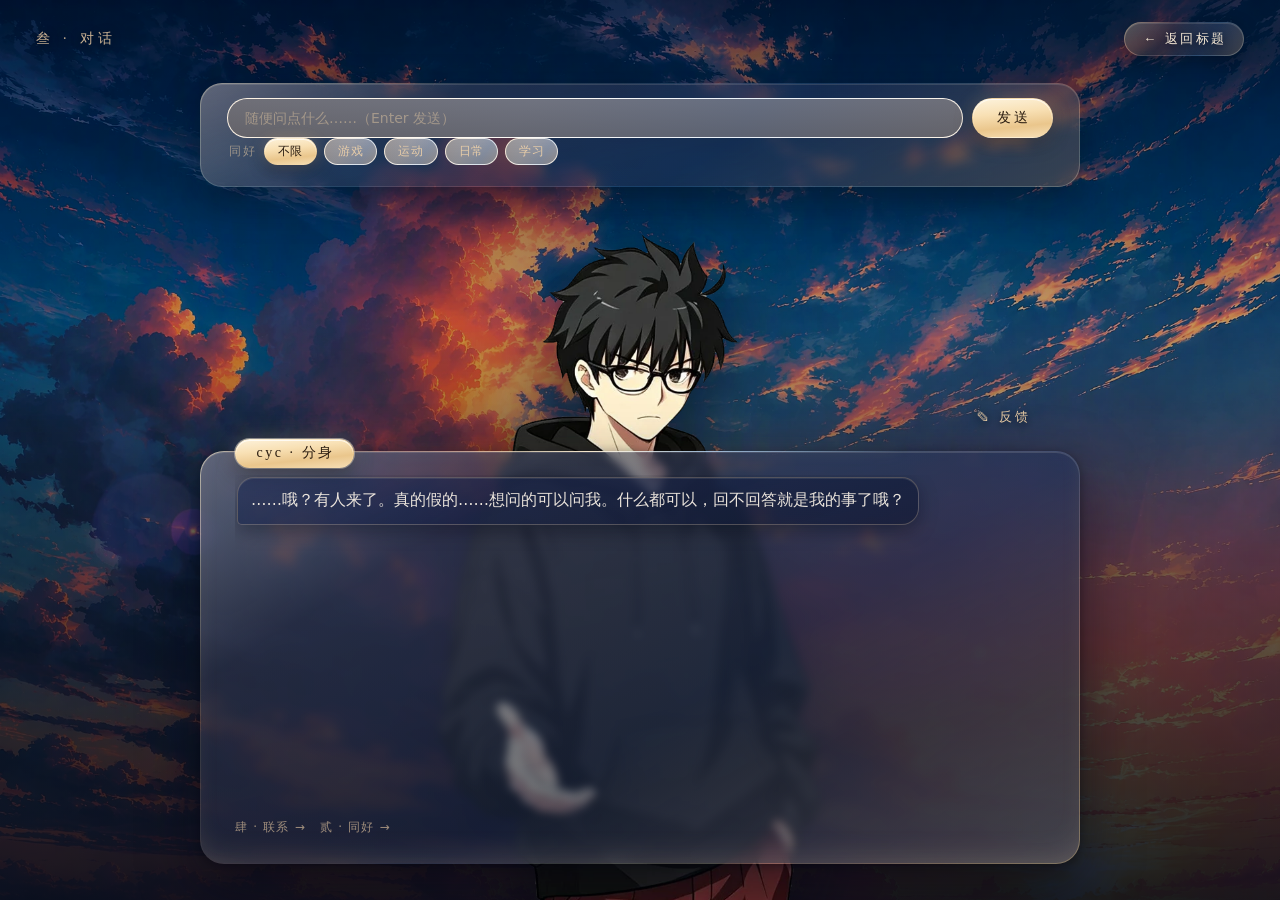
<file: chat.html>
<!DOCTYPE html>
<html lang="zh-CN">
<head>
<meta charset="utf-8">
<meta name="viewport" content="width=device-width, initial-scale=1">
<title>叁 · 对话 | cyc</title>
<link rel="icon" href="data:,">
<link rel="stylesheet" href="assets/vn.css">
<link rel="stylesheet" href="assets/chat.css">
<style>
  /* 本页专属：入夜 · 青蓝时段 */
  .vn-bg {
    background-image: url("assets/sky-3.webp");
    --vn-bg-pos: 50% 45%;
    --vn-bg-filter: saturate(.98) brightness(.86) hue-rotate(-10deg);
  }
</style>
</head><body data-avatar="calm">
<div class="vn-bg" role="img" aria-label="入夜时分的天空，橙红云霞沉入深蓝色的夜"></div>

<header class="vn-top">
  <span class="vn-chapter">叁 · 对话</span>
  <a class="vn-back" href="index.html"
     onclick="VNgo('index.html','序章','&quot;cyc&quot;');return false;">← 返回标题</a>
</header>

<!-- 顶部输入区：输入框 / 快捷问 / 话题芯片都在这一条里，页面大标题让位（章节名缩在右上那行小字里）。
     放顶上是有取舍的：立绘的头在上半屏，聊天窗的高度上限只能是「下巴 + 20px」，
     输入框、快捷问、话题芯片要是还压在窗子底下，那点高度就全被它们吃掉，对话记录只剩一条缝。 -->
<div class="vn-compose" id="vn-compose">
  <form class="vn-row" id="vn-form" autocomplete="off">
    <input class="vn-input" id="vn-q" name="q" type="text" maxlength="500"
           placeholder="随便问点什么……（Enter 发送）" aria-label="你的问题">
    <button class="vn-send" id="vn-send" type="submit">发送</button>
  </form>

  <div class="vn-asks" id="vn-asks"></div>

  <!-- 「同好」的四个方向：点一下就在窗口里聊那个方向（按钮由 clone.js 生成） -->
  <div class="vn-topics" id="vn-topics" role="group" aria-label="选择同好话题"></div>

  <p class="vn-st" id="vn-st" role="status" aria-live="polite"></p>
</div>

<!-- 底下就剩一个单纯的对话框：只有对话记录 + 章节链接 -->
<div class="vn-dialog vn-chat">
  <span class="vn-name">cyc · 分身</span>

  <div class="vn-log" id="vn-log" role="log" aria-live="polite"
       aria-label="与分身的对话记录"></div>

  <div class="vn-jump">
    <a href="contact.html" onclick="VNgo('contact.html','肆','联系');return false;">肆 · 联系 →</a>
    <a href="friends.html" onclick="VNgo('friends.html','贰','同好');return false;">贰 · 同好 →</a>
  </div>
</div>

<div class="vn-curtain">
  <span class="ct-chapter"></span>
  <p class="ct-title"></p>
  <span class="ct-rule"></span>
</div>

<script src="assets/vn.js"></script>
<script src="assets/avatar.js"></script>
<script src="assets/scenes.js" data-scene-boot="manual"></script>
<script src="assets/backend.js"></script>
<script src="assets/feedback.js" data-source="叁 · 对话"></script>
<script src="assets/clone.js"></script>
<script>
  /* 叁的分身：点顶部「同好」话题芯片 → 除了换开场白/表情，也换背景场景（和贰同款快闪）。
     scenes.js 带 data-scene-boot="manual"：本页默认是「入夜 · 青蓝天空」，进来时不抢景。
     「不限」只重置话题、保留当前场景，所以空 key（data-topic=""）直接跳过。 */
  (function () {
    "use strict";
    var chips = document.getElementById("vn-topics");
    if (!chips || !window.VNscene) return;
    var bs = chips.querySelectorAll(".vn-topic"), i;
    for (i = 0; i < bs.length; i++) {
      (function (b) {
        b.addEventListener("click", function () {
          var key = b.getAttribute("data-topic");
          if (key) window.VNscene.go(key);
        });
      })(bs[i]);
    }
  })();
</script>
</body>
</html>
</file>
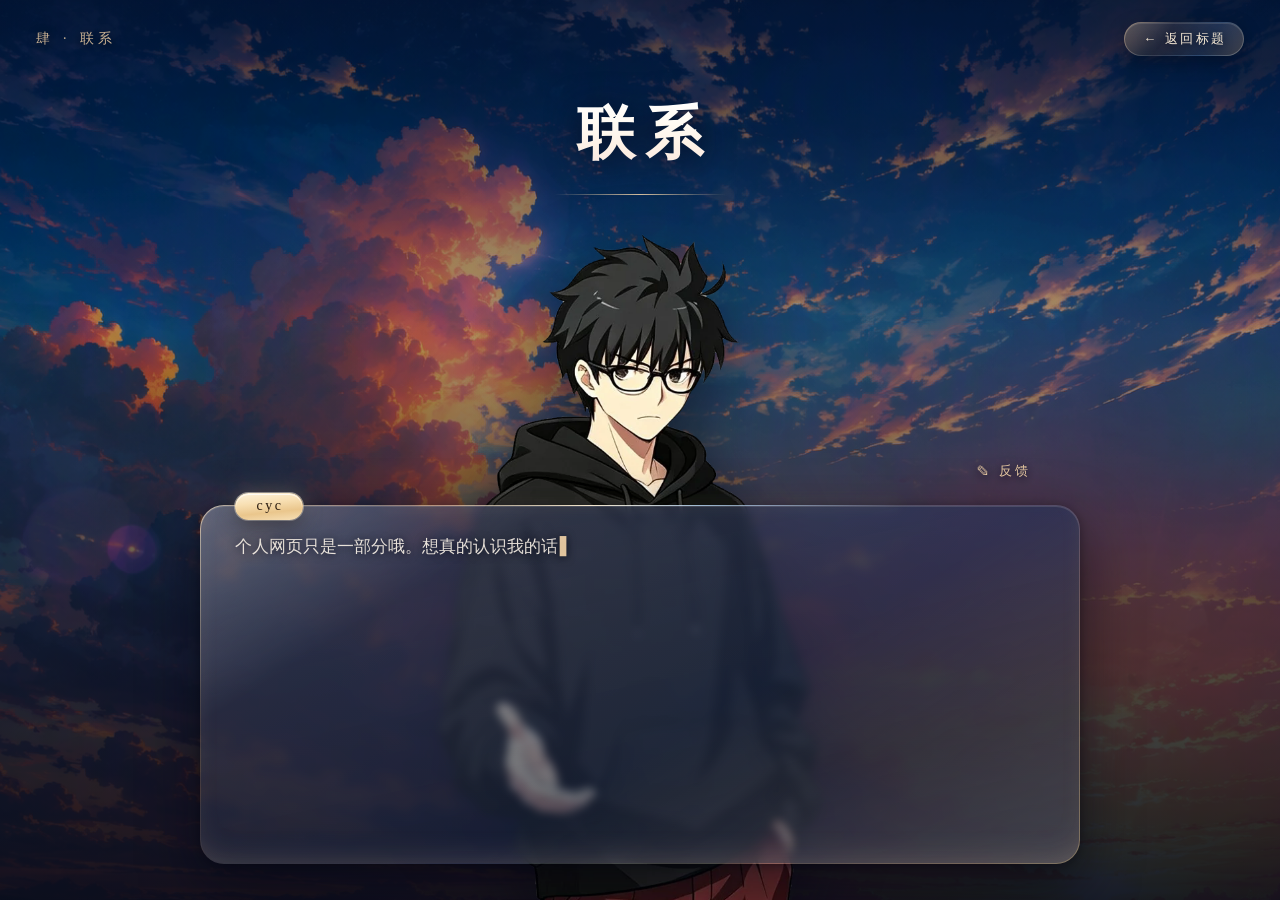
<file: contact.html>
<!DOCTYPE html>
<html lang="zh-CN">
<head>
<meta charset="utf-8">
<meta name="viewport" content="width=device-width, initial-scale=1">
<title>肆 · 联系 | cyc</title>
<link rel="icon" href="data:,">
<link rel="stylesheet" href="assets/vn.css">
<style>
  /* 本页专属：落幕 · 暮色金光时段 */
  .vn-bg {
    background-image: url("assets/hero-sky.png");
    --vn-bg-pos: 46% 58%;
    --vn-bg-filter: saturate(1.1) brightness(.8) hue-rotate(-4deg);
  }
  /* 联系方式列表（VN 选项样式） */
  .vn-contact { display: grid; gap: 9px; }
  .vn-contact .vn-choice {
    display: flex; align-items: baseline; justify-content: space-between;
    gap: 18px; width: 100%;
  }
  .vn-contact .k {
    font-size: 12px; letter-spacing: .2em; color: rgba(246, 214, 170, .78);
  }
  .vn-contact .v { letter-spacing: .05em; color: #f7ead6; }
  .vn-note { margin: 10px 0 0; font-size: 12px; letter-spacing: .1em; color: rgba(246, 214, 170, .62); }
  /* 矮视口把正文块的保底高度收一点：这一页的卡片底下还压着联系方式列表，
     7.4em 的保底会把卡片顶上去压住立绘的嘴（320x568 只剩 3px）；这页每句话都不长，
     收到 4.6em 也不会打字打到一半跳版。只影响本页。 */
  @media (max-height: 640px) {
    .vn-dialog .vn-text { min-height: 4.6em; }
  }
</style>
</head>
<body data-avatar="calm">
<div class="vn-bg" role="img" aria-label="黄昏时分的新海诚风格天空：左上深蓝，中部橙粉色积云，右下地平线处金光耀眼并带镜头光斑"></div>

<header class="vn-top">
  <span class="vn-chapter">肆 · 联系</span>
  <a class="vn-back" href="index.html"
     onclick="VNgo('index.html','序章','&quot;cyc&quot;');return false;">← 返回标题</a>
</header>

<section class="vn-scene">
  <h1 class="vn-title">联系</h1>
  <span class="vn-rule"></span>
</section>

<div class="vn-dialog">
  <span class="vn-name">cyc</span>
  <p class="vn-text" data-moods="calm|smile|calm" data-lines="个人网页只是一部分哦。想真的认识我的话，可以通过这些：|QQ邮箱:3484991466@qq.com ,微信：cyc20080310 ,qq的话就是邮箱的数字部分了。b站: @_OoLoLoO_|希望能愉快地再见到你。"></p>

  <div class="vn-reveal">
    <div class="vn-contact">
      <a class="vn-choice" href="3484991466@qq.com">
        <span class="k">邮箱 EMAIL</span>
        <span class="v">3484991466@qq.com</span>
      </a>
      <a class="vn-choice" href="https://github.com/Monte-Cristo-1016" target="_blank" rel="noopener">
        <span class="k">仓库 GITHUB</span>
        <span class="v">github.com/Monte-Cristo-1016</span>
      </a>
      <a class="vn-choice" href="#" data-vn-feedback>
        <span class="k">留言 MESSAGE</span>
        <span class="v">点这里直接写给我 →</span>
      </a>
    </div>
    <p class="vn-note">（当你走到我的终点时，能为我献上一束花吗）</p>

    <div class="vn-choices">
      <a class="vn-choice" href="index.html"
         onclick="VNgo('index.html','序章','&quot;cyc&quot;');return false;">← 回到标题</a>
    </div>
  </div>

  <span class="vn-next">▼ 继续</span>
</div>

<div class="vn-curtain">
  <span class="ct-chapter"></span>
  <p class="ct-title"></p>
  <span class="ct-rule"></span>
</div>

<script src="assets/vn.js"></script>
<script src="assets/avatar.js"></script>
<script src="assets/backend.js"></script>
<script src="assets/feedback.js" data-source="肆 · 联系"></script>
</body>
</html>
</file>
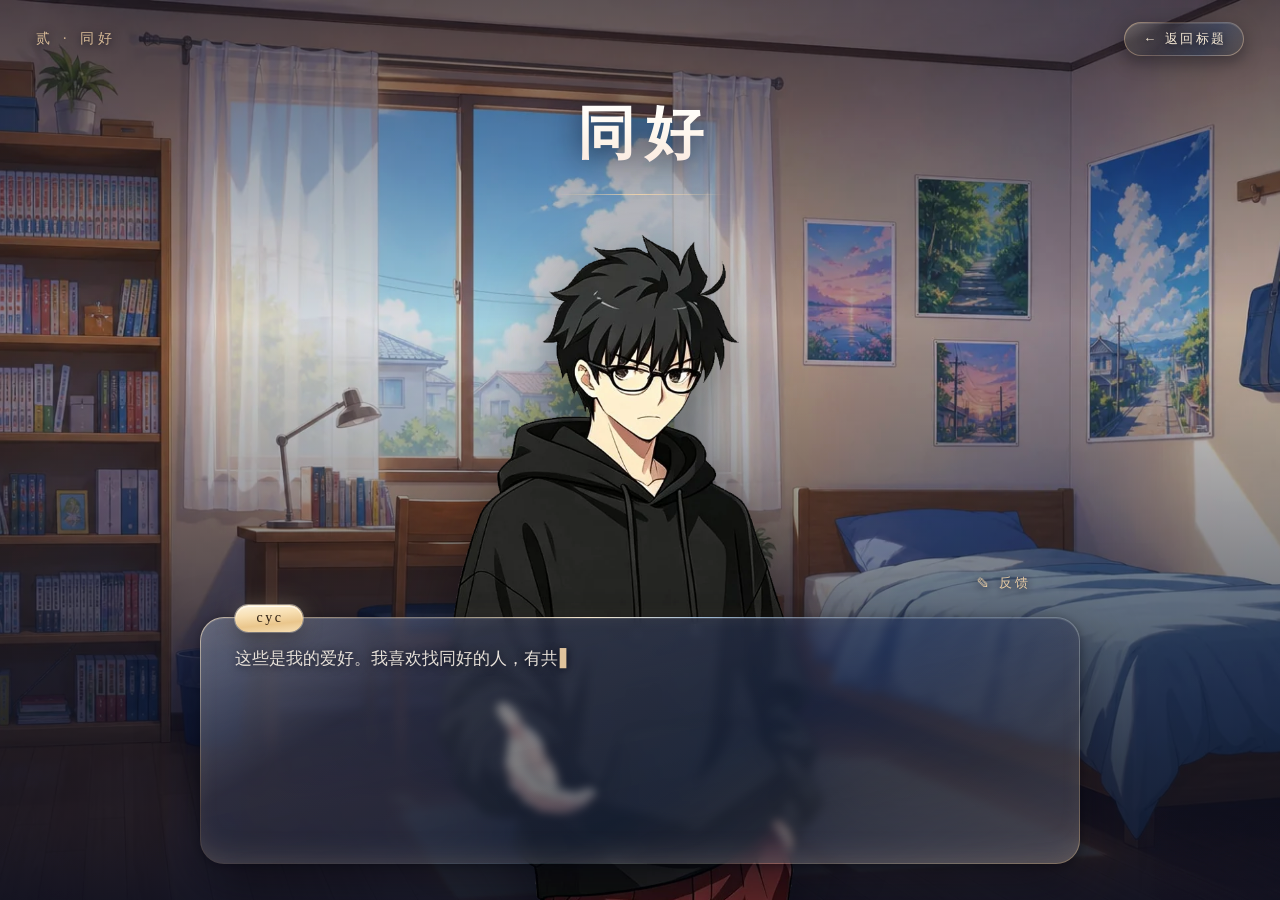
<file: friends.html>
<!DOCTYPE html>
<html lang="zh-CN">
<head>
<meta charset="utf-8">
<meta name="viewport" content="width=device-width, initial-scale=1">
<title>贰 · 同好 | cyc</title>
<link rel="icon" href="data:,">
<link rel="stylesheet" href="assets/vn.css">
<link rel="stylesheet" href="assets/chat.css">
<style>
  /* 本页专属：场景切换（默认 = 日常的卧室） */
  .vn-bg {
    background-image: url("assets/room.webp");
    --vn-bg-pos: 50% 58%;
    --vn-bg-filter: saturate(1.06) brightness(1.03);
  }

  /* 场景切换按钮组（开场白说完后出现） */
  .vn-scenes { margin-top: 14px; }
  .vn-scene-btns { display: flex; flex-wrap: wrap; gap: 8px; }
  .vn-scene-btn {
    padding: 7px 17px;
    font-family: "Yu Mincho", "YuMincho", "MS PMincho", "SimSun", serif;
    font-size: clamp(12.5px, 1.3vw, 14px);
    letter-spacing: .16em;
    text-indent: .16em;
    cursor: pointer;
    color: #f7ead6;
    /* 胶囊 + 渐变描边，替掉方形实线框 */
    border: 1px solid transparent;
    border-radius: 999px;
    background-image:
      linear-gradient(180deg, rgba(16, 28, 64, .42) 0%, rgba(8, 15, 38, .48) 100%),
      linear-gradient(124deg,
        rgba(246, 214, 170, .52) 0%,
        rgba(246, 214, 170, .14) 36%,
        rgba(150, 186, 228, .28) 68%,
        rgba(246, 214, 170, .44) 100%);
    background-origin: padding-box, border-box;
    background-clip: padding-box, border-box;
    box-shadow: 0 4px 14px rgba(4, 6, 18, .30), inset 0 1px 0 rgba(255, 246, 228, .09);
    transition: transform .26s cubic-bezier(.2, .9, .3, 1), box-shadow .26s ease,
                color .26s ease, background-image .26s ease;
  }
  .vn-scene-btn:hover {
    color: #fff6e6;
    transform: translateY(-2px);
    box-shadow:
      0 12px 26px rgba(4, 6, 18, .44),
      0 0 18px rgba(246, 214, 170, .24),
      inset 0 1px 0 rgba(255, 246, 228, .16);
  }
  .vn-scene-btn.on {
    color: #2a1c10;
    /* 选中态：整颗暖金胶囊 + 外发光，不再是「金底方块」 */
    background-image: linear-gradient(174deg,
      #fdf3dd 0%, #f8e0b4 38%, #eac68c 70%, #f6dfb6 100%);
    background-origin: border-box;
    background-clip: border-box;
    box-shadow:
      0 8px 22px rgba(4, 6, 18, .42),
      0 0 22px rgba(246, 214, 170, .38),
      inset 0 1px 0 rgba(255, 255, 255, .7);
    transform: none;
  }
  @media (max-width: 640px) {
    .vn-scenes { margin-top: 10px; }
    .vn-scene-btn { padding: 6px 12px; font-size: 12px; letter-spacing: .1em; text-indent: .1em; }
  }

  /* 本页的话题输入区：话题条从「窗口标题」变成「输入条的脚注」，
     所以外边距反过来（顶部 10、底部 0），别删 */
  .vn-compose .vn-topicbar { margin: 10px 0 0; }
</style>
</head>
<body data-avatar="calm">
<div class="vn-bg" role="img" aria-label="午后的卧室，阳光落在木地板上"></div>

<header class="vn-top">
  <span class="vn-chapter">贰 · 同好</span>
  <a class="vn-back" href="index.html"
     onclick="VNgo('index.html','序章','&quot;cyc&quot;');return false;">← 返回标题</a>
</header>

<section class="vn-scene">
  <h1 class="vn-title">同好</h1>
  <span class="vn-rule"></span>
</section>

<div class="vn-dialog">
  <span class="vn-name">cyc</span>
  <p class="vn-text" data-moods="calm|think|smile" data-lines="这些是我的爱好。我喜欢找同好的人，有共同话题的话就太好了。|好像有很多方向呢。我混的圈子说白了也不少。呃，应该说挺多的吧。|总之，先看一看吧？|但是ai总是训不出我自己和别人找到共同话题时候的新鲜感啊，也记不全我的爱好。所以也不妨讲一讲你自己吧。"></p>

  <div class="vn-reveal vn-scenes">
    <div class="vn-scene-btns" role="group" aria-label="切换背景场景">
      <button class="vn-scene-btn" type="button" data-scene="game" aria-pressed="false">游戏</button>
      <button class="vn-scene-btn" type="button" data-scene="sport" aria-pressed="false">运动</button>
      <button class="vn-scene-btn on" type="button" data-scene="daily" aria-pressed="true">日常</button>
      <button class="vn-scene-btn" type="button" data-scene="study" aria-pressed="false">学习</button>
    </div>
  </div>

  <div class="vn-reveal">
    <div class="vn-choices">
      <a class="vn-choice" href="chat.html"
         onclick="VNgo('chat.html','叁','对话');return false;">叁 · 对话 →</a>
      <a class="vn-choice" href="contact.html"
         onclick="VNgo('contact.html','肆','联系');return false;">肆 · 联系 →</a>
      <a class="vn-choice" href="index.html"
         onclick="VNgo('index.html','序章','&quot;cyc&quot;');return false;">← 回到标题</a>
    </div>
  </div>

  <span class="vn-next">▼ 继续</span>
</div>

<!-- 话题输入区：点了某个方向才从顶上出现（输入框 / 快捷问 / 正在聊的方向 / 换个方向）。
     和叁同款：标题让位到顶上这一条，下面只留单纯的对话记录。 -->
<div class="vn-compose vn-compose-topic" id="vn-compose" hidden>
  <form class="vn-row" id="vn-form" autocomplete="off">
    <input class="vn-input" id="vn-q" name="q" type="text" maxlength="500"
           placeholder="就这个方向，随便问点什么……（Enter 发送）" aria-label="你的问题">
    <button class="vn-send" id="vn-send" type="submit">发送</button>
  </form>

  <div class="vn-asks" id="vn-asks"></div>

  <div class="vn-topicbar">
    <span class="vn-topicnow" id="vn-topicnow">日常</span>
    <button class="vn-topicback" id="vn-topicback" type="button">← 换个方向</button>
  </div>

  <p class="vn-st" id="vn-st" role="status" aria-live="polite"></p>
</div>

<!-- 话题对话窗：只装对话记录 + 章节链接 -->
<div class="vn-dialog vn-chat vn-chat-topic" id="vn-topic" hidden>
  <span class="vn-name">cyc · 分身</span>

  <div class="vn-log" id="vn-log" role="log" aria-live="polite"
       aria-label="与分身聊这个话题的记录"></div>

  <div class="vn-jump">
    <a href="chat.html" onclick="VNgo('chat.html','叁','对话');return false;">叁 · 对话 →</a>
    <a href="contact.html" onclick="VNgo('contact.html','肆','联系');return false;">肆 · 联系 →</a>
  </div>
</div>

<div class="vn-curtain">
  <span class="ct-chapter"></span>
  <p class="ct-title"></p>
  <span class="ct-rule"></span>
</div>

<script src="assets/vn.js"></script>
<script src="assets/avatar.js"></script>
<script src="assets/scenes.js"></script>
<script src="assets/backend.js"></script>
<script src="assets/feedback.js" data-source="贰 · 同好"></script>
<script src="assets/clone.js" data-boot="manual"></script>
<script>
  /* 贰的分身：点方向 → 换景 + 打开那个方向的对话窗（输入区跟着从顶上出现）；
     「← 换个方向」再收回去。（clone.js 被要求 data-boot="manual"：它自己不开场，由这里决定开哪个话题） */
  (function () {
    "use strict";
    var read = document.querySelector(".vn-dialog");   /* 上面那块：正文对话框 */
    var box = document.getElementById("vn-topic");
    var bar = document.getElementById("vn-compose");
    var now = document.getElementById("vn-topicnow");
    var back = document.getElementById("vn-topicback");
    var q = document.getElementById("vn-q");
    if (!read || !box || !bar || !now || !back || !window.VNclone) return;

    /* 输入区在页面顶部，它一出现就压住立绘的头顶 —— 让 vn.js 重新算一次让位 */
    function refit() {
      window.dispatchEvent(new Event("resize"));
    }

    window.VNopenTopic = function (key) {
      var t = window.VNclone.topics[key];
      if (!t) return;
      now.textContent = t.label;
      read.hidden = true;
      bar.hidden = false;
      box.hidden = false;
      window.VNclone.openTopic(key);
      refit();
      try { q.focus({ preventScroll: true }); } catch (e) {}
    };

    back.addEventListener("click", function () {
      box.hidden = true;
      bar.hidden = true;
      read.hidden = false;
      refit();
      try { q.blur(); } catch (e) {}
    });
  })();
</script>
</body>
</html>
</file>
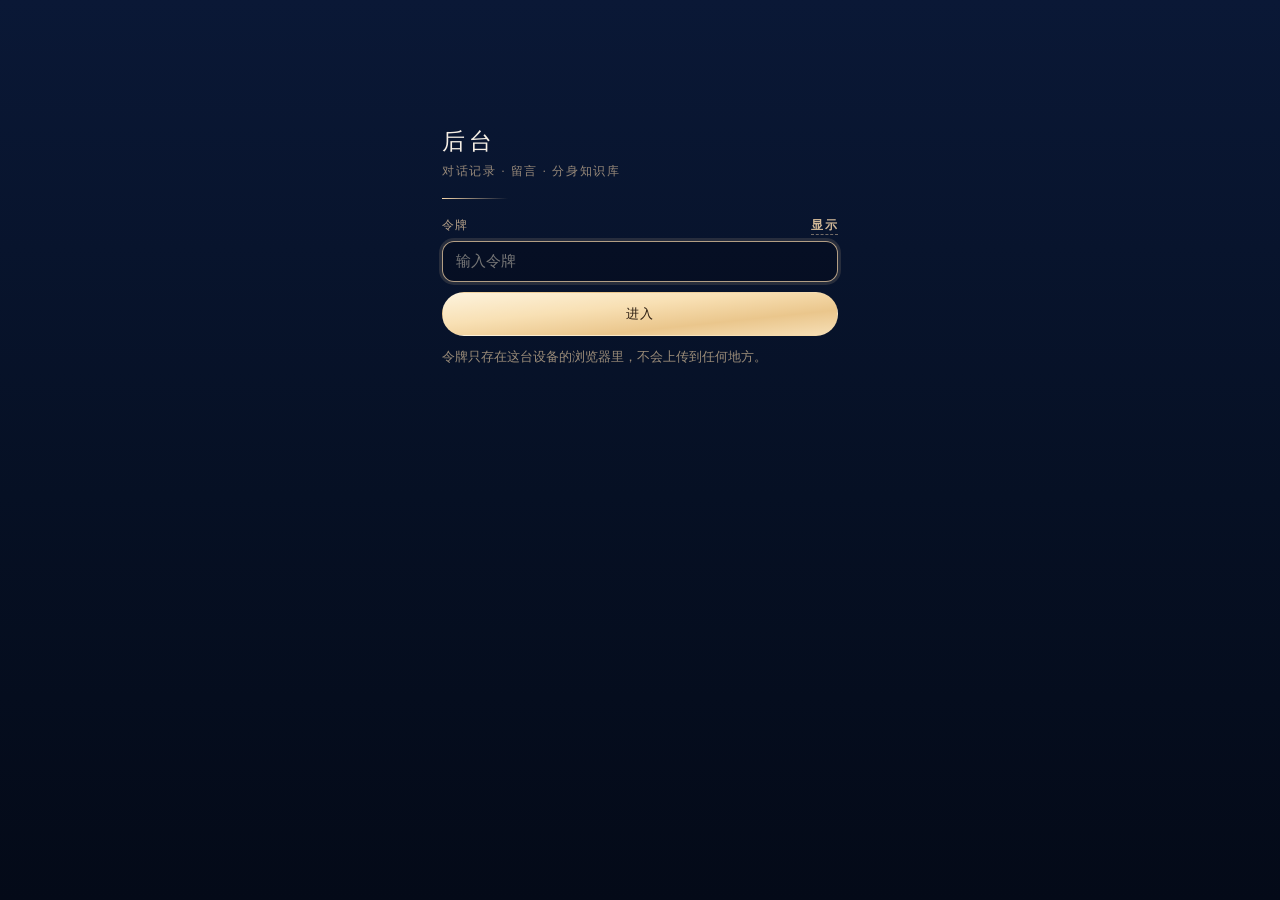
<file: logs.html>
<!DOCTYPE html>
<html lang="zh-CN">
<head>
<meta charset="utf-8">
<meta name="viewport" content="width=device-width, initial-scale=1">
<meta name="robots" content="noindex, nofollow">
<title>正在打开后台 | cyc</title>
<link rel="icon" href="data:,">
<script>
  /* 老的「对话记录」页已经升级成手机后台（记录 / 留言 / 知识库都能改），
     老书签、老链接照旧能用：这里直接送过去，不用你改收藏夹。 */
  location.replace("admin.html");
</script>
<noscript><meta http-equiv="refresh" content="0; url=admin.html"></noscript>
</head>
<body style="margin:0;min-height:100vh;background-color:#061024;color:#f5eee4;display:flex;align-items:center;justify-content:center;font-family:'Yu Mincho','YuMincho','MS PMincho','SimSun',serif">
  <p style="font-size:14px;letter-spacing:.12em;color:rgba(246,214,170,.82)">
    正在打开后台… <a href="admin.html" style="color:#ffe6bd">点这里</a>
  </p>
</body>
</html>
</file>
<file: assets/vn.css>
/* ============================================================
   VN 共享样式 — 文字冒险游戏风格
   子页面 about / friends / chat / contact 共用
   承接首页「晚霞 + 明朝体 + 金线」视觉语言
   ============================================================ */
* { box-sizing: border-box; }
html, body { height: 100%; }

body {
  margin: 0;
  height: 100vh;
  overflow: hidden;
  background: #0b1022;
  color: #f2e8dc;
  font-family: "Noto Sans SC", "PingFang SC", "Microsoft YaHei", system-ui, sans-serif;
  -webkit-font-smoothing: antialiased;
}

/* ---------- 背景层：每页用 --vn-bg / --vn-bg-filter 区分 ---------- */
.vn-bg {
  position: fixed;
  inset: 0;
  z-index: 0;
  background-color: #0b1022;
  background-image: var(--vn-bg, none);
  background-repeat: no-repeat;
  background-position: var(--vn-bg-pos, 50% 55%);
  background-size: cover;
  filter: var(--vn-bg-filter, none);
  animation: vn-bg-in 2s ease-out both;
}
@keyframes vn-bg-in {
  from { transform: scale(1.07); }
  to   { transform: scale(1); }
}
.vn-bg::after {
  content: "";
  position: absolute;
  inset: 0;
  background-image: linear-gradient(180deg,
    rgba(8, 12, 28, .58) 0%,
    rgba(8, 12, 28, .16) 36%,
    rgba(8, 12, 28, .60) 70%,
    rgba(8, 12, 28, .90) 100%);
}

/* ---------- 顶部：章节标记 + 返回标题 ---------- */
.vn-top {
  position: fixed;
  z-index: 3;
  top: 0; left: 0; right: 0;
  display: flex;
  align-items: center;
  justify-content: space-between;
  padding: clamp(14px, 2.4vh, 24px) clamp(16px, 3vw, 36px);
  animation: vn-fade-down .9s ease-out .5s both;
}
@keyframes vn-fade-down {
  from { opacity: 0; transform: translateY(-10px); }
  to   { opacity: 1; transform: none; }
}
.vn-chapter {
  font-family: "Yu Mincho", "YuMincho", "MS PMincho", "SimSun", serif;
  font-size: clamp(12px, 1.2vw, 14px);
  letter-spacing: .34em;
  color: rgba(246, 214, 170, .82);
  text-shadow: 0 2px 10px rgba(4, 6, 18, .85);
}
.vn-back {
  display: inline-flex;
  align-items: center;
  gap: .5em;
  padding: 7px 16px;
  font-family: "Yu Mincho", "YuMincho", "MS PMincho", "SimSun", serif;
  font-size: 13px;
  letter-spacing: .2em;
  text-indent: .2em;
  text-decoration: none;
  color: #f7ead6;
  /* 玻璃小胶囊：圆角 + 渐变描边 + 极轻模糊。
     和对话框同一套语言（暖金→冷青描边），但更薄、更小、光更弱，
     所以能一眼分清「这是按钮」而不是「这是一个小对话框」 */
  border: 1px solid transparent;
  border-radius: 999px;
  background-image:
    linear-gradient(180deg, rgba(12, 22, 52, .42) 0%, rgba(7, 13, 34, .50) 100%),
    linear-gradient(124deg,
      rgba(246, 214, 170, .58) 0%,
      rgba(246, 214, 170, .16) 36%,
      rgba(150, 186, 228, .30) 68%,
      rgba(246, 214, 170, .46) 100%);
  background-origin: padding-box, border-box;
  background-clip: padding-box, border-box;
  -webkit-backdrop-filter: blur(4px) saturate(1.08);
  backdrop-filter: blur(4px) saturate(1.08);
  box-shadow:
    0 6px 18px rgba(4, 6, 18, .40),
    inset 0 1px 0 rgba(255, 246, 228, .12);
  text-shadow: 0 2px 10px rgba(4, 6, 18, .85);
  transition: color .26s ease, transform .26s ease,
              box-shadow .26s ease, background-image .26s ease;
}
.vn-back:hover {
  color: #fffaef;
  transform: translateY(-1px);
  background-image:
    linear-gradient(180deg, rgba(30, 46, 92, .48) 0%, rgba(13, 22, 54, .54) 100%),
    linear-gradient(124deg,
      rgba(255, 242, 216, .95) 0%,
      rgba(246, 214, 170, .38) 36%,
      rgba(172, 204, 240, .48) 68%,
      rgba(255, 242, 216, .86) 100%);
  box-shadow:
    0 10px 24px rgba(4, 6, 18, .46),
    0 0 18px rgba(246, 214, 170, .26),
    inset 0 1px 0 rgba(255, 246, 228, .2);
  text-shadow: 0 0 14px rgba(246, 214, 170, .55), 0 2px 10px rgba(4, 6, 18, .9);
}
.vn-back:focus-visible {
  outline: none;
  box-shadow:
    0 0 0 3px rgba(246, 214, 170, .22),
    0 10px 24px rgba(4, 6, 18, .46),
    inset 0 1px 0 rgba(255, 246, 228, .2);
  text-shadow: 0 0 14px rgba(255, 216, 166, .9);
}

/* ---------- 中央标题（场景名） ---------- */
/* 立绘居中后会把头落在画面中上部，所以标题整体上提，
   让「标题 → 人物 → 对话框」由远及近排开，不互相压住 */
.vn-scene {
  position: fixed;
  z-index: 2;
  top: clamp(9vh, 10.5vh, 15vh);
  left: 0; right: 0;
  text-align: center;
  pointer-events: none;
  animation: vn-title-in 1.1s cubic-bezier(.2, .8, .3, 1) .35s both;
}
@keyframes vn-title-in {
  from { opacity: 0; transform: translateY(18px); filter: blur(6px); }
  to   { opacity: 1; transform: none; filter: blur(0); }
}
.vn-title {
  margin: 0;
  font-family: "Yu Mincho", "YuMincho", "Hiragino Mincho ProN", "Noto Serif JP",
               "MS PMincho", "SimSun", "Songti SC", serif;
  font-weight: 700;
  font-size: clamp(30px, 5.2vw, 58px);
  letter-spacing: .16em;
  text-indent: .16em;
  background-image: linear-gradient(180deg, #ffffff 0%, #fffbf4 34%, #fdf1e6 66%, #f9e7e0 100%);
  -webkit-background-clip: text;
  background-clip: text;
  color: transparent;
  filter: drop-shadow(0 3px 16px rgba(8, 8, 24, .8));
}
@supports not ((-webkit-background-clip: text) or (background-clip: text)) {
  .vn-title { color: #f7d9ae; background-image: none; }
}
.vn-rule {
  display: block;
  width: 172px;
  height: 1px;
  margin: clamp(14px, 2.4vh, 22px) auto 0;
  background-image: linear-gradient(90deg,
    rgba(246, 214, 170, 0), rgba(246, 214, 170, .85) 50%, rgba(246, 214, 170, 0));
  transform-origin: 50% 50%;
  animation: vn-rule-in 1s ease-out .8s both;
}
@keyframes vn-rule-in {
  from { transform: scaleX(0); opacity: 0; }
  to   { transform: scaleX(1); opacity: 1; }
}

/* ---------- 底部对话框 ---------- */
.vn-dialog {
  position: fixed;
  z-index: 3;
  left: 50%;
  bottom: clamp(20px, 4vh, 40px);
  transform: translateX(-50%);
  width: min(92vw, 880px);
  padding: clamp(18px, 2.6vh, 26px) clamp(20px, 3vw, 34px) clamp(20px, 3vh, 28px);
  /* 玻璃卡片：圆角 + 渐变描边（左上暖金 → 右下冷青）+ 多层内光
     —— 替掉原来的 1px 方框与单色底，边框不再是「一条硬线」 */
  border: 1px solid transparent;
  border-radius: 24px;
  background-image:
    linear-gradient(168deg,
      rgba(24, 40, 84, .58) 0%,
      rgba(14, 25, 60, .50) 38%,
      rgba(9, 16, 40, .54) 72%,
      rgba(17, 26, 58, .58) 100%),
    linear-gradient(148deg,
      rgba(255, 240, 214, .72) 0%,
      rgba(246, 214, 170, .20) 24%,
      rgba(132, 170, 220, .20) 58%,
      rgba(246, 214, 170, .46) 100%);
  background-origin: padding-box, border-box;
  background-clip: padding-box, border-box;
  -webkit-backdrop-filter: blur(5px) saturate(1.1);
  backdrop-filter: blur(5px) saturate(1.1);
  box-shadow:
    0 20px 56px rgba(4, 6, 18, .56),
    0 2px 10px rgba(4, 6, 18, .34),
    inset 0 1px 0 rgba(255, 246, 228, .13),
    inset 0 -16px 34px -20px rgba(246, 214, 170, .26);
  animation: vn-dialog-in .7s cubic-bezier(.2, .9, .3, 1) .7s both;
}
/* 顶缘流光：一条细金线缓慢呼吸，让上边缘有「流动」感 */
.vn-dialog::before {
  content: "";
  position: absolute;
  top: -1px;
  left: 50%;
  width: 84%;
  height: 1px;
  border-radius: 999px;
  pointer-events: none;
  background-image: linear-gradient(90deg,
    rgba(246, 214, 170, 0) 0%,
    rgba(255, 240, 214, .95) 40%,
    rgba(186, 220, 255, .78) 62%,
    rgba(246, 214, 170, 0) 100%);
  box-shadow: 0 0 16px rgba(246, 214, 170, .42);
  transform: translateX(-50%) scaleX(.7);
  animation: vn-topline 7.5s ease-in-out 1.5s infinite;
}
@keyframes vn-topline {
  0%, 100% { transform: translateX(-50%) scaleX(.7); opacity: .5; }
  50%      { transform: translateX(-50%) scaleX(1);  opacity: 1; }
}
@keyframes vn-dialog-in {
  from { opacity: 0; transform: translate(-50%, 26px); }
  to   { opacity: 1; transform: translate(-50%, 0); }
}
.vn-name {
  position: absolute;
  top: -13px;
  left: clamp(20px, 3vw, 34px);
  padding: 4px 18px 5px;
  font-family: "Yu Mincho", "YuMincho", "MS PMincho", "SimSun", serif;
  font-size: clamp(12px, 1.2vw, 14px);
  letter-spacing: .18em;
  text-indent: .18em;
  color: #2a1c10;
  /* 名牌：胶囊形 + 暖金渐变 + 柔光，替掉原来的直角金块 */
  border: 1px solid transparent;
  border-radius: 999px;
  background-image: linear-gradient(174deg,
    #fdf3dd 0%, #f8e0b4 36%, #eac68c 68%, #f6dfb6 100%);
  background-origin: border-box;
  background-clip: border-box;
  box-shadow:
    0 7px 20px rgba(4, 6, 18, .48),
    0 0 0 1px rgba(255, 248, 232, .5),
    0 0 22px rgba(246, 214, 170, .30),
    inset 0 1px 0 rgba(255, 255, 255, .75);
}
.vn-text {
  margin: 0;
  min-height: 5.4em;
  font-size: clamp(14px, 1.6vw, 17px);
  line-height: 2;
  color: rgba(245, 238, 228, .94);
  text-shadow: 0 1px 8px rgba(4, 6, 18, .8);
}
.vn-text .caret {
  display: inline-block;
  width: .5em;
  margin-left: .1em;
  color: rgba(246, 214, 170, .9);
  animation: vn-blink .9s steps(1) infinite;
}
@keyframes vn-blink { 0%, 50% { opacity: 1; } 51%, 100% { opacity: 0; } }
.vn-next {
  position: absolute;
  right: clamp(18px, 3vw, 30px);
  bottom: clamp(10px, 1.6vh, 16px);
  font-size: 12px;
  letter-spacing: .24em;
  color: rgba(246, 214, 170, .8);
  opacity: 0;
}
.vn-next.on { animation: vn-next 1.4s ease-in-out infinite; }
@keyframes vn-next {
  0%, 100% { opacity: .25; transform: translateY(0); }
  50%      { opacity: .95; transform: translateY(-3px); }
}

/* ---------- 选项（对话分支 / 跳转） ---------- */
.vn-choices {
  display: flex;
  flex-wrap: wrap;
  gap: 10px;
  margin-top: 16px;
}
.vn-choice {
  padding: 9px 22px;
  font-family: "Yu Mincho", "YuMincho", "MS PMincho", "SimSun", serif;
  font-size: clamp(13px, 1.4vw, 15px);
  letter-spacing: .14em;
  text-indent: .14em;
  text-decoration: none;
  color: #f7ead6;
  border: 1px solid transparent;
  border-radius: 999px;
  background-image:
    linear-gradient(180deg, rgba(16, 28, 64, .44) 0%, rgba(8, 15, 38, .50) 100%),
    linear-gradient(124deg,
      rgba(246, 214, 170, .62) 0%,
      rgba(246, 214, 170, .18) 34%,
      rgba(150, 186, 228, .32) 68%,
      rgba(246, 214, 170, .52) 100%);
  background-origin: padding-box, border-box;
  background-clip: padding-box, border-box;
  box-shadow: 0 4px 14px rgba(4, 6, 18, .32), inset 0 1px 0 rgba(255, 246, 228, .10);
  transition: transform .26s cubic-bezier(.2, .9, .3, 1), box-shadow .26s ease,
              color .26s ease, background-image .26s ease;
}
.vn-choice:hover {
  color: #fff6e6;
  transform: translateY(-2px);
  background-image:
    linear-gradient(180deg, rgba(42, 60, 112, .52) 0%, rgba(22, 34, 76, .58) 100%),
    linear-gradient(124deg,
      rgba(255, 242, 216, .95) 0%,
      rgba(246, 214, 170, .40) 34%,
      rgba(176, 208, 244, .48) 68%,
      rgba(255, 242, 216, .88) 100%);
  box-shadow:
    0 12px 28px rgba(4, 6, 18, .44),
    0 0 20px rgba(246, 214, 170, .26),
    inset 0 1px 0 rgba(255, 246, 228, .18);
}

/* ---------- 转场遮罩（幕布） ---------- */
.vn-curtain {
  position: fixed;
  inset: 0;
  z-index: 9;
  display: flex;
  align-items: center;
  justify-content: center;
  flex-direction: column;
  background-color: #05070f;
  opacity: 0;
  pointer-events: none;
}
/* 退场：从透明到全黑 */
.vn-curtain.closing {
  pointer-events: auto;
  animation: vn-close .62s cubic-bezier(.5, 0, .9, .4) both;
}
@keyframes vn-close { from { opacity: 0; } to { opacity: 1; } }
/* 入场：从全黑到透明 */
.vn-curtain.opening {
  opacity: 1;
  pointer-events: auto;
  animation: vn-open .78s ease-out .28s both;
}
@keyframes vn-open { from { opacity: 1; } to { opacity: 0; } }

.vn-curtain .ct-chapter {
  font-family: "Yu Mincho", "YuMincho", "MS PMincho", "SimSun", serif;
  font-size: clamp(13px, 1.5vw, 16px);
  letter-spacing: .42em;
  text-indent: .42em;
  color: rgba(246, 214, 170, .9);
  opacity: 0;
}
.vn-curtain .ct-title {
  margin: 14px 0 0;
  font-family: "Yu Mincho", "YuMincho", "Hiragino Mincho ProN", "Noto Serif JP",
               "MS PMincho", "SimSun", serif;
  font-weight: 700;
  font-size: clamp(26px, 4.4vw, 46px);
  letter-spacing: .18em;
  text-indent: .18em;
  color: #fdf6ec;
  opacity: 0;
}
.vn-curtain .ct-rule {
  width: 0;
  height: 1px;
  margin-top: 18px;
  background-image: linear-gradient(90deg,
    rgba(246, 214, 170, 0), rgba(246, 214, 170, .9) 50%, rgba(246, 214, 170, 0));
}
.vn-curtain.closing .ct-chapter { animation: vn-ct 2.2s ease-out .12s both; }
.vn-curtain.closing .ct-title   { animation: vn-ct 2.2s ease-out .26s both; }
.vn-curtain.closing .ct-rule    { animation: vn-ct-rule 1.6s ease-out .3s both; }
@keyframes vn-ct {
  from { opacity: 0; transform: translateY(12px); filter: blur(5px); }
  45%  { opacity: 1; transform: none; filter: blur(0); }
  to   { opacity: 1; transform: none; filter: blur(0); }
}
@keyframes vn-ct-rule { from { width: 0; } to { width: 172px; } }

/* ---------- 减少动态效果 ---------- */
@media (prefers-reduced-motion: reduce) {
  .vn-bg, .vn-top, .vn-scene, .vn-rule, .vn-dialog, .vn-dialog::before, .vn-curtain.closing,
  .vn-curtain.closing .ct-chapter, .vn-curtain.closing .ct-title,
  .vn-curtain.closing .ct-rule { animation: none !important; opacity: 1 !important; }
  .vn-next.on { animation: none; opacity: .8; }
  .vn-text .caret { animation: none; }
}
/* ---------- 对话结束后才展开的内容（选项 / 面板） ---------- */
.vn-reveal {
  opacity: 0;
  visibility: hidden;
  transform: translateY(8px);
  transition: opacity .55s ease, transform .55s ease, visibility .55s;
}
.vn-reveal.on {
  opacity: 1;
  visibility: visible;
  transform: none;
}

/* ---------- 窄屏 / 竖屏适配 ---------- */
@media (max-width: 640px) {
  .vn-scene { top: 11vh; }
  .vn-title { font-size: clamp(24px, 7.6vw, 32px); }
  .vn-dialog { width: 94vw; bottom: 14px; padding: 16px 18px 18px; border-radius: 19px; }
  .vn-text { min-height: 7.4em; font-size: 13.5px; line-height: 1.85; }
  .vn-name { left: 18px; }
  .vn-choices { gap: 8px; margin-top: 12px; }
  .vn-choice { padding: 8px 15px; font-size: 12.5px; letter-spacing: .1em; text-indent: .1em; }
}
@media (prefers-reduced-motion: reduce) {
  .vn-reveal { transition: none; }
}
/* ---------- 立绘（画面正中，随情绪切表情） ---------- */
.vn-avatar {
  position: fixed;
  z-index: 1;
  /* 居中：left 50% + translateX(-50%)；人物沉到对话框后面，
     对话框之上正好露出头 + 肩胸，是 VN 的经典构图 */
  left: 50%;
  transform: translateX(-50%);
  bottom: -5vh;
  height: min(82vh, 920px);
  width: auto;
  aspect-ratio: 780 / 1112;
  pointer-events: none;
  opacity: 0;
  transition: opacity .5s ease .15s;
  filter: drop-shadow(0 18px 34px rgba(3, 6, 16, .55));
}
.vn-avatar.on { opacity: 1; }
.vn-avatar img {
  position: absolute;
  inset: 0;
  width: 100%;
  height: 100%;
  object-fit: contain;
  object-position: 50% 100%;
  opacity: 0;
  transition: opacity .42s ease;
}
.vn-avatar img.on { opacity: 1; }

/* 换景快闪：全黑一瞬（不显示文字） */
.vn-curtain.flash {
  pointer-events: auto;
  animation: vn-flash .6s cubic-bezier(.4, 0, .32, 1) both;
}
@keyframes vn-flash {
  0%   { opacity: 0; }
  35%  { opacity: 1; }
  100% { opacity: 0; }
}

@media (max-width: 640px) {
  /* 窄屏同样居中（不再左偏）；底部少探出一点。
     立绘要够大：头只占画面顶上约 1/4（下巴在画布 338/1112 处），
     立绘越大 → 下巴越高 → 聊天窗越有地方站（vn.js 会按实际视口再收一次，
     保证头顶不钻到章节标题下面）。 */
  .vn-avatar { height: min(94vh, 700px); bottom: -2vh; }
}
@media (prefers-reduced-motion: reduce) {
  .vn-avatar, .vn-avatar img { transition: none; }
  .vn-curtain.flash { animation: none !important; opacity: 0 !important; }
}

/* 短视口：立绘反而要放大 —— 人往上长，下巴线跟着上移，窗子才有地方站 */
@media (max-height: 660px) {
  .vn-avatar { height: min(96vh, 620px); }
}

/* ---------- 极矮屏兜底：正文窗「不挡脸」----------
   正文窗是内容自适应高度，窗口特别小的时候它会长到压住脸。
   由 vn.js 按立绘「下巴」的位置算出上限，只在**自然高度真的超过上限**时
   才加上 .vn-fit 和 max-height —— 正常尺寸下这段样式永远不生效。
   收起来之后由正文块自己滚动，名字牌（top:-13px 绝对定位）因此不会被裁掉。 */
.vn-dialog.vn-fit {
  display: flex;
  flex-direction: column;
}
.vn-dialog.vn-fit .vn-text {
  flex: 1 1 auto;
  min-height: 4.6em;
  overflow-y: auto;
  overscroll-behavior: contain;
}
/* 已经挤到极限，顺便把按钮收紧一点，正文才留得下 */
.vn-dialog.vn-fit .vn-choices { gap: 6px; margin-top: 10px; }
.vn-dialog.vn-fit .vn-choice { padding: 6px 12px; font-size: 12.5px; }
.vn-dialog.vn-fit .vn-scene-btn { padding: 5px 10px; font-size: 11.5px; }
</file>
<file: assets/chat.css>
/* ============================================================
   与 AI 分身聊天 · 共用样式
   两个页面共用：
     · chat.html    —— 叁「对话」（整页就是一个聊天窗）
     · friends.html —— 贰「同好」（点某个方向后展开的话题对话窗）
   改聊天气泡 / 输入框 / 快捷提问的外观，改这一个文件就够了。
   ============================================================ */

/* ---- 顶部输入区 ----
   输入框 / 快捷问 / 话题芯片 / 状态行都在顶上这一条里，页面标题让位。
   为什么放顶上：立绘的头在上半屏，聊天窗的高度上限是「下巴 + 20px」，
   输入框和快捷问要是还留在窗子里，那点高度就全被它们吃掉，对话记录只剩一条缝。
   位置（top）由 vn.js 按 header 的实测高度设置；立绘的头顶也从这条的下沿开始让位。 */
.vn-compose {
  position: fixed;
  z-index: 4;
  left: 50%;
  transform: translateX(-50%);
  top: clamp(58px, 8vh, 88px);
  width: min(92vw, 880px);
  padding: clamp(11px, 1.6vh, 16px) clamp(16px, 2.6vw, 26px) clamp(8px, 1.2vh, 12px);
  /* 和对话卡片同一套玻璃语言，但更薄（它是「操作区」不是「内容区」） */
  border: 1px solid transparent;
  border-radius: 22px;
  background-image:
    linear-gradient(168deg,
      rgba(24, 40, 84, .46) 0%,
      rgba(14, 25, 60, .38) 42%,
      rgba(9, 16, 40, .46) 100%),
    linear-gradient(148deg,
      rgba(255, 240, 214, .60) 0%,
      rgba(246, 214, 170, .16) 26%,
      rgba(132, 170, 220, .18) 60%,
      rgba(246, 214, 170, .38) 100%);
  background-origin: padding-box, border-box;
  background-clip: padding-box, border-box;
  -webkit-backdrop-filter: blur(6px) saturate(1.1);
  backdrop-filter: blur(6px) saturate(1.1);
  box-shadow:
    0 14px 38px rgba(4, 6, 18, .42),
    inset 0 1px 0 rgba(255, 246, 228, .12);
  animation: vn-compose-in .7s cubic-bezier(.2, .9, .3, 1) .45s both;
}
@keyframes vn-compose-in {
  from { opacity: 0; transform: translate(-50%, -14px); }
  to   { opacity: 1; transform: translate(-50%, 0); }
}
/* 用 hidden 控制显隐时别被 display:flex 之类的规则盖掉（贰的话题窗要用） */
.vn-compose[hidden] { display: none !important; }
.vn-compose > :first-child { margin-top: 0; }
/* 空着的行不占高度：状态行没话说、快捷问还没生成时，别白白吃掉立绘头顶的空间 */
.vn-compose .vn-st:empty,
.vn-compose .vn-asks:empty { display: none; }

/* ---- 对话框改成聊天窗（现在只装对话记录） ---- */
.vn-dialog.vn-chat {
  display: flex; flex-direction: column;
  height: min(48vh, 440px);
  /* 高度上限由 vn.js 按立绘「下巴」的实测位置算出来（--vn-chat-cap）：
     屏幕够高时这条不起作用，屏幕一矮就自动把窗子压低，不挡脸 */
  max-height: var(--vn-chat-cap, none);
  padding-top: clamp(20px, 2.6vh, 26px);
}

.vn-log {
  flex: 1; min-height: 0; overflow-y: auto; overscroll-behavior: contain;
  display: flex; flex-direction: column; gap: 9px;
  padding: 2px 4px 2px 2px; scrollbar-width: thin;
}
.vn-log::-webkit-scrollbar { width: 6px; }
.vn-log::-webkit-scrollbar-thumb { background-color: rgba(246, 214, 170, .28); border-radius: 999px; }

.vn-msg {
  max-width: 86%; padding: 9px 13px; white-space: pre-wrap; word-break: break-word;
  font-size: clamp(13.5px, 1.5vw, 15.5px); line-height: 1.8;
  border: 1px solid transparent; animation: vn-msg-in .26s ease-out both;
}
/* 气泡：大圆角 + 靠说话人一侧收一个小角（像「嘴」），配渐变底色与柔光 */
.vn-msg.clone {
  align-self: flex-start; color: rgba(245, 238, 228, .95);
  border-radius: 17px 17px 17px 5px;
  background-image: linear-gradient(162deg,
    rgba(24, 38, 82, .60) 0%, rgba(11, 19, 46, .56) 100%);
  border-color: rgba(246, 214, 170, .26);
  box-shadow: 0 6px 18px rgba(4, 6, 18, .34), inset 0 1px 0 rgba(255, 246, 228, .09);
}
.vn-msg.me {
  align-self: flex-end; color: #2a1c10;
  border-radius: 17px 17px 5px 17px;
  background-image: linear-gradient(168deg,
    #fdf3dd 0%, #f6dcae 48%, #e9c88f 100%);
  border-color: rgba(255, 240, 214, .85);
  box-shadow: 0 7px 20px rgba(4, 6, 18, .34), 0 0 16px rgba(246, 214, 170, .20),
              inset 0 1px 0 rgba(255, 255, 255, .65);
}
.vn-msg.sys {
  align-self: center; max-width: 100%; padding: 4px 8px; font-size: 12px;
  letter-spacing: .06em; color: rgba(246, 214, 170, .62); background: transparent;
}
@keyframes vn-msg-in { from { opacity: 0; transform: translateY(6px); } to { opacity: 1; transform: none; } }
.vn-msg .cur { display: inline-block; width: .5em; color: rgba(246, 214, 170, .9); animation: vn-blink 1s step-end infinite; }
@keyframes vn-blink { 50% { opacity: 0; } }

/* ---- 快捷提问 ---- */
.vn-asks { display: flex; flex-wrap: wrap; gap: 7px; margin-top: 11px; }
.vn-ask {
  padding: 6px 14px; cursor: pointer; font: inherit; font-size: 12px; letter-spacing: .06em;
  color: rgba(246, 214, 170, .85);
  border: 1px solid transparent; border-radius: 999px;
  background-image:
    linear-gradient(180deg, rgba(14, 25, 58, .38) 0%, rgba(7, 13, 34, .44) 100%),
    linear-gradient(124deg,
      rgba(246, 214, 170, .46) 0%, rgba(246, 214, 170, .12) 40%,
      rgba(150, 186, 228, .26) 70%, rgba(246, 214, 170, .38) 100%);
  background-origin: padding-box, border-box;
  background-clip: padding-box, border-box;
  transition: color .24s ease, transform .24s ease, box-shadow .24s ease, background-image .24s ease;
}
.vn-ask:hover {
  color: #fff3dd; transform: translateY(-1px);
  background-image:
    linear-gradient(180deg, rgba(34, 50, 98, .46) 0%, rgba(16, 26, 62, .52) 100%),
    linear-gradient(124deg,
      rgba(255, 242, 216, .92) 0%, rgba(246, 214, 170, .34) 40%,
      rgba(172, 204, 240, .42) 70%, rgba(255, 242, 216, .82) 100%);
  box-shadow: 0 8px 20px rgba(4, 6, 18, .4), 0 0 16px rgba(246, 214, 170, .22);
}
.vn-ask[disabled] { opacity: .42; cursor: default; }

/* ---- 输入行 ---- */
.vn-row { display: flex; gap: 9px; margin-top: 11px; }
.vn-input {
  flex: 1; min-width: 0; padding: 10px 17px; font: inherit; font-size: 14px;
  color: #f5eee4;
  border: 1px solid transparent; border-radius: 999px;
  background-image:
    linear-gradient(180deg, rgba(9, 17, 42, .58) 0%, rgba(6, 11, 30, .62) 100%),
    linear-gradient(124deg,
      rgba(246, 214, 170, .34) 0%, rgba(246, 214, 170, .10) 40%,
      rgba(150, 186, 228, .22) 70%, rgba(246, 214, 170, .30) 100%);
  background-origin: padding-box, border-box;
  background-clip: padding-box, border-box;
  outline: none;
  transition: box-shadow .26s ease, background-image .26s ease;
}
.vn-input:focus {
  background-image:
    linear-gradient(180deg, rgba(13, 24, 56, .58) 0%, rgba(8, 15, 38, .62) 100%),
    linear-gradient(124deg,
      rgba(255, 242, 216, .92) 0%, rgba(246, 214, 170, .30) 40%,
      rgba(172, 204, 240, .44) 70%, rgba(255, 242, 216, .84) 100%);
  box-shadow: 0 0 0 3px rgba(246, 214, 170, .14), 0 8px 22px rgba(4, 6, 18, .38);
}
.vn-input::placeholder { color: rgba(246, 214, 170, .42); }
.vn-send {
  flex: none; padding: 10px 22px; cursor: pointer;
  font-family: "Yu Mincho", "YuMincho", "MS PMincho", "SimSun", serif;
  font-size: 13.5px; letter-spacing: .18em; text-indent: .18em;
  color: #2a1c10; border: 1px solid transparent; border-radius: 999px;
  background-image: linear-gradient(174deg,
    #fdf3dd 0%, #f8e0b4 38%, #eac68c 70%, #f6dfb6 100%);
  box-shadow: 0 6px 18px rgba(4, 6, 18, .4), 0 0 18px rgba(246, 214, 170, .26),
              inset 0 1px 0 rgba(255, 255, 255, .7);
  transition: transform .22s ease, box-shadow .22s ease, filter .22s ease;
}
.vn-send:hover {
  filter: brightness(1.05); transform: translateY(-1px);
  box-shadow: 0 10px 24px rgba(4, 6, 18, .44), 0 0 24px rgba(246, 214, 170, .42),
              inset 0 1px 0 rgba(255, 255, 255, .8);
}
.vn-send[disabled] { opacity: .55; cursor: progress; }

.vn-st { margin: 8px 0 0; min-height: 1.1em; font-size: 12px; letter-spacing: .07em; color: rgba(246, 214, 170, .6); }
.vn-st[data-kind="err"] { color: #ffb39c; }
.vn-st[data-kind="busy"] { color: rgba(246, 214, 170, .5); }

.vn-jump { display: flex; flex-wrap: wrap; gap: 14px; margin-top: 9px; font-size: 12px; letter-spacing: .1em; }
.vn-jump a { position: relative; color: rgba(246, 214, 170, .6); text-decoration: none; transition: color .24s; }
.vn-jump a::after {
  content: ""; position: absolute; left: 0; right: 0; bottom: -3px; height: 1px;
  background-image: linear-gradient(90deg,
    rgba(246, 214, 170, 0), rgba(246, 214, 170, .9), rgba(246, 214, 170, 0));
  transform: scaleX(0); transform-origin: 50% 50%; transition: transform .3s ease;
}
.vn-jump a:hover { color: #fff3dd; }
.vn-jump a:hover::after { transform: scaleX(1); }

@media (max-width: 520px) {
  .vn-dialog.vn-chat { height: min(70vh, 560px); }
  .vn-msg { max-width: 94%; }
  /* 窄屏：两排芯片（话题 + 快捷问）改成一行横滑。它们一换行就是两行几十像素，
     而聊天窗的上限是「下巴 + 20px」，那点高度全是从对话记录里扣的 ——
     手机上记录区就只剩一条缝了。芯片横滑，高度还给记录。 */
  .vn-topics, .vn-asks {
    flex-wrap: nowrap; overflow-x: auto; overflow-y: hidden;
    overscroll-behavior-x: contain; scrollbar-width: thin;
    -webkit-overflow-scrolling: touch;
  }
  .vn-topics > *, .vn-asks > * { flex: none; }
}

/* 用 hidden 属性控制显隐：聊天窗外层设了 display:flex，会盖掉浏览器默认的
   [hidden]{display:none}，所以这里显式补一条，别删 */
.vn-dialog[hidden] { display: none !important; }

/* ============================================================
   话题（「同好」的四个方向：游戏 / 运动 / 日常 / 学习）
   贰点方向 → 展开那个方向的对话窗；叁顶部也能直接选话题。
   ============================================================ */

/* 贰的话题对话窗：比叁矮一点，好让立绘的头肩还露在窗口上面；
   顺便把入场动画调快（默认是「延迟 .7s + 走 .7s」，点一下等太久） */
.vn-dialog.vn-chat-topic {
  height: min(52vh, 440px);
  animation-duration: .45s;
  animation-delay: .02s;
}

/* 话题条：左边「正在聊哪个方向」，右边「← 换个方向」 */
.vn-topicbar {
  flex: none; display: flex; align-items: center; gap: 10px;
  margin: 0 0 10px;
}
.vn-topicnow {
  padding: 3px 15px 4px;
  font-family: "Yu Mincho", "YuMincho", "MS PMincho", "SimSun", serif;
  font-size: clamp(11.5px, 1.15vw, 13px);
  letter-spacing: .16em; text-indent: .16em;
  color: #2a1c10; border-radius: 999px;
  background-image: linear-gradient(174deg,
    #fdf3dd 0%, #f8e0b4 36%, #eac68c 68%, #f6dfb6 100%);
  box-shadow:
    0 5px 15px rgba(4, 6, 18, .44),
    0 0 0 1px rgba(255, 248, 232, .45),
    0 0 16px rgba(246, 214, 170, .24),
    inset 0 1px 0 rgba(255, 255, 255, .72);
}
.vn-topicback {
  margin-left: auto; padding: 5px 14px; cursor: pointer; font: inherit;
  font-size: 11.5px; letter-spacing: .1em;
  color: rgba(246, 214, 170, .72);
  border: 1px solid transparent; border-radius: 999px;
  background-image:
    linear-gradient(180deg, rgba(14, 25, 58, .30) 0%, rgba(7, 13, 34, .36) 100%),
    linear-gradient(124deg,
      rgba(246, 214, 170, .34) 0%, rgba(246, 214, 170, .10) 42%,
      rgba(150, 186, 228, .20) 70%, rgba(246, 214, 170, .28) 100%);
  background-origin: padding-box, border-box;
  background-clip: padding-box, border-box;
  transition: color .24s ease, transform .24s ease, box-shadow .24s ease, background-image .24s ease;
}
.vn-topicback:hover {
  color: #fff3dd; transform: translateY(-1px);
  background-image:
    linear-gradient(180deg, rgba(34, 50, 98, .42) 0%, rgba(16, 26, 62, .48) 100%),
    linear-gradient(124deg,
      rgba(255, 242, 216, .86) 0%, rgba(246, 214, 170, .30) 42%,
      rgba(172, 204, 240, .38) 70%, rgba(255, 242, 216, .76) 100%);
  box-shadow: 0 8px 18px rgba(4, 6, 18, .38), 0 0 14px rgba(246, 214, 170, .20);
}

/* 叁顶部的「话题入口」一行 */
.vn-topics {
  flex: none; display: flex; flex-wrap: wrap; align-items: center; gap: 7px;
  margin: 0 0 10px;
}
.vn-topics-k {
  font-size: 11.5px; letter-spacing: .16em; text-indent: .16em;
  color: rgba(246, 214, 170, .5);
}
/* 话题按钮沿用 .vn-ask 的胶囊外观，只补一个「选中」态 */
.vn-topic { padding: 5px 13px; font-size: 11.5px; }
.vn-topic.on {
  color: #2a1c10; transform: none;
  background-image: linear-gradient(174deg,
    #fdf3dd 0%, #f8e0b4 38%, #eac68c 70%, #f6dfb6 100%);
  background-origin: border-box;
  background-clip: border-box;
  box-shadow:
    0 6px 16px rgba(4, 6, 18, .38),
    0 0 14px rgba(246, 214, 170, .30),
    inset 0 1px 0 rgba(255, 255, 255, .7);
}
.vn-topic.on:hover { color: #2a1c10; transform: none; }

@media (max-width: 520px) {
  .vn-dialog.vn-chat-topic { height: min(62vh, 460px); }
  .vn-topicbar { margin-bottom: 8px; }
  .vn-topics { gap: 6px; margin-bottom: 8px; }
  .vn-topic { padding: 5px 11px; }
}

/* ============================================================
   聊天窗高度可拖（抓手在顶缘正中，双击复位）
   默认高度仍然是自适应 + 不挡脸，这个抓手只是留给访客自己微调用。
   ============================================================ */
.vn-grip {
  position: absolute;
  top: -9px; left: 50%;
  width: 46px; height: 5px;
  margin-left: -23px;
  border-radius: 999px;
  cursor: ns-resize;
  touch-action: none;
  background-image: linear-gradient(90deg,
    rgba(255, 240, 214, 0), rgba(255, 244, 222, .95) 50%, rgba(255, 240, 214, 0));
  box-shadow: 0 0 12px rgba(246, 214, 170, .45);
  opacity: 0;
  transition: opacity .24s ease, box-shadow .24s ease;
}
/* 平时藏着，鼠标移到窗子上或键盘焦点在窗内才浮出来；拖动时最亮 */
.vn-dialog.vn-chat:hover .vn-grip,
.vn-dialog.vn-chat:focus-within .vn-grip { opacity: .5; }
.vn-grip:hover { opacity: 1; }
.vn-dialog.vn-chat-drag .vn-grip {
  opacity: 1;
  box-shadow: 0 0 16px rgba(255, 240, 214, .8);
}
/* 拖动时别让文字被选中 */
.vn-dialog.vn-chat-drag { user-select: none; }

@media (max-width: 520px) {
  .vn-grip { width: 52px; height: 6px; margin-left: -26px; top: -10px; opacity: .34; }
}
</file>
